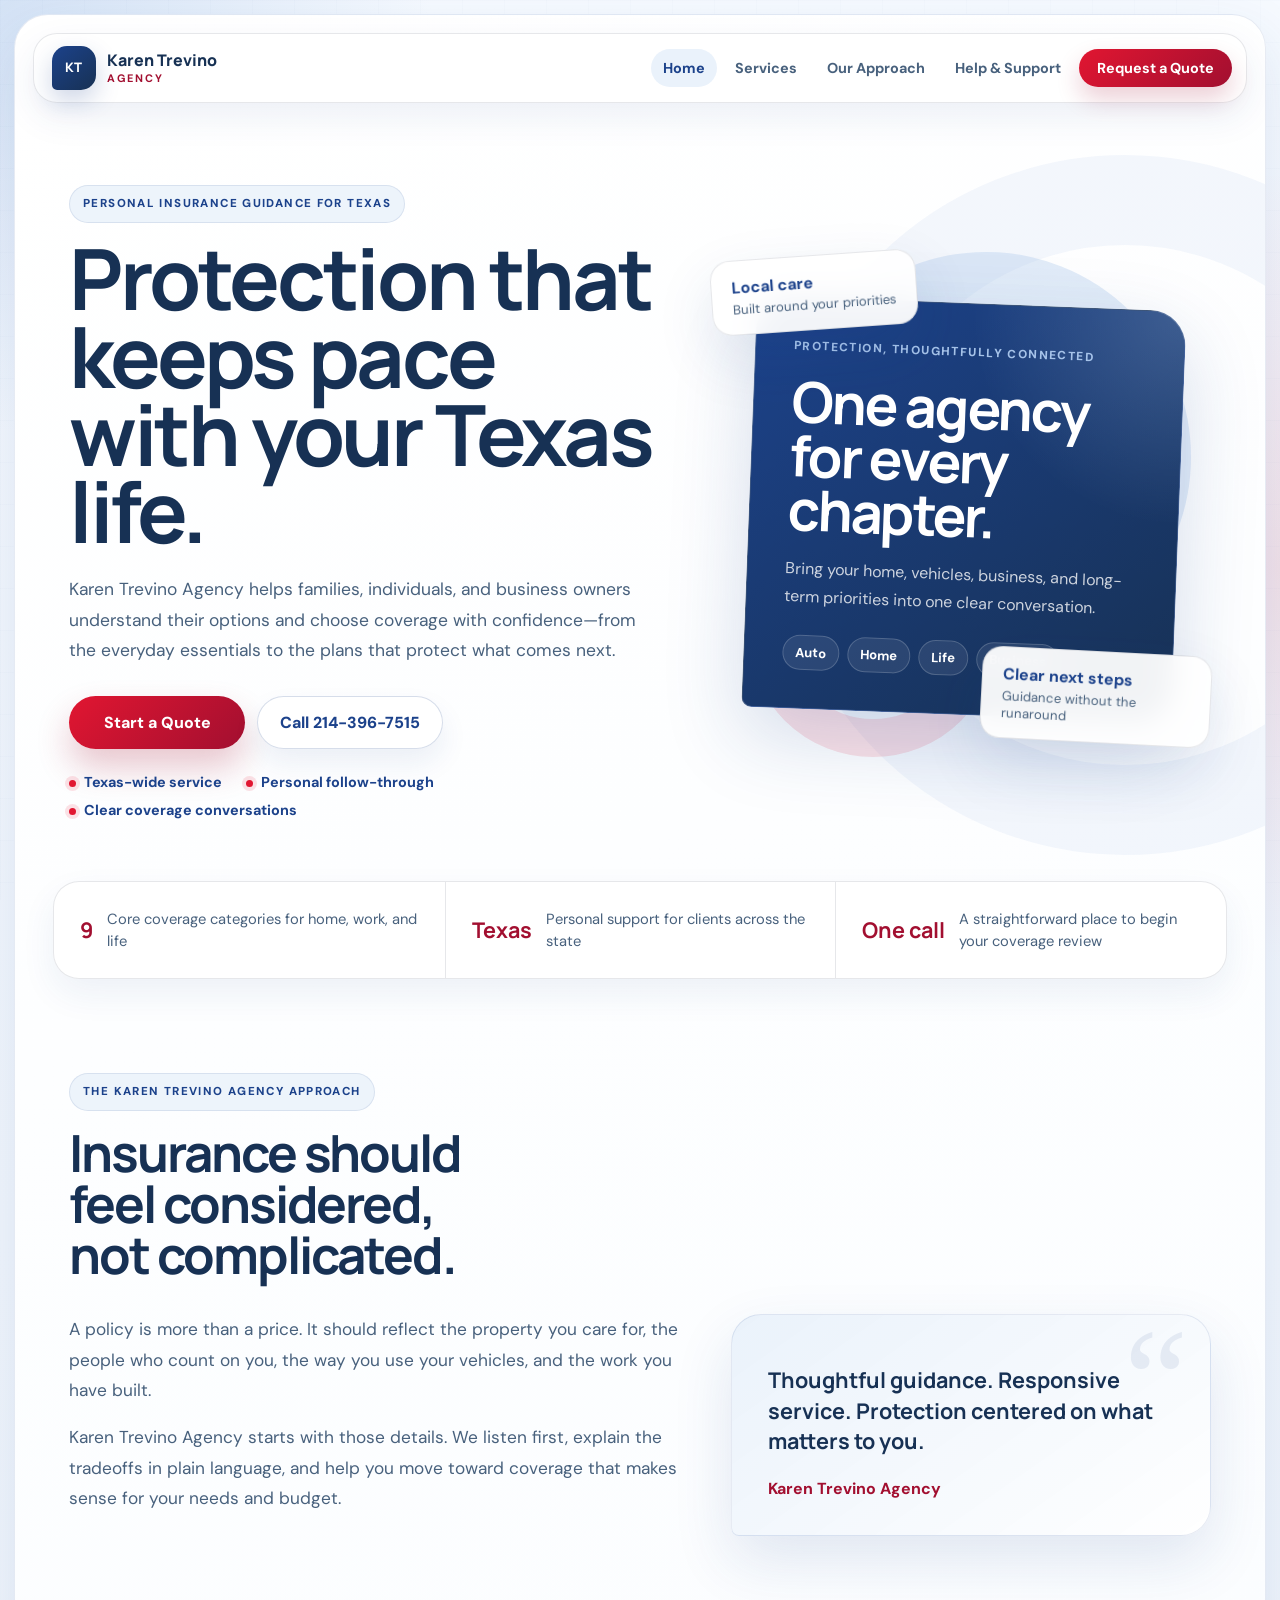
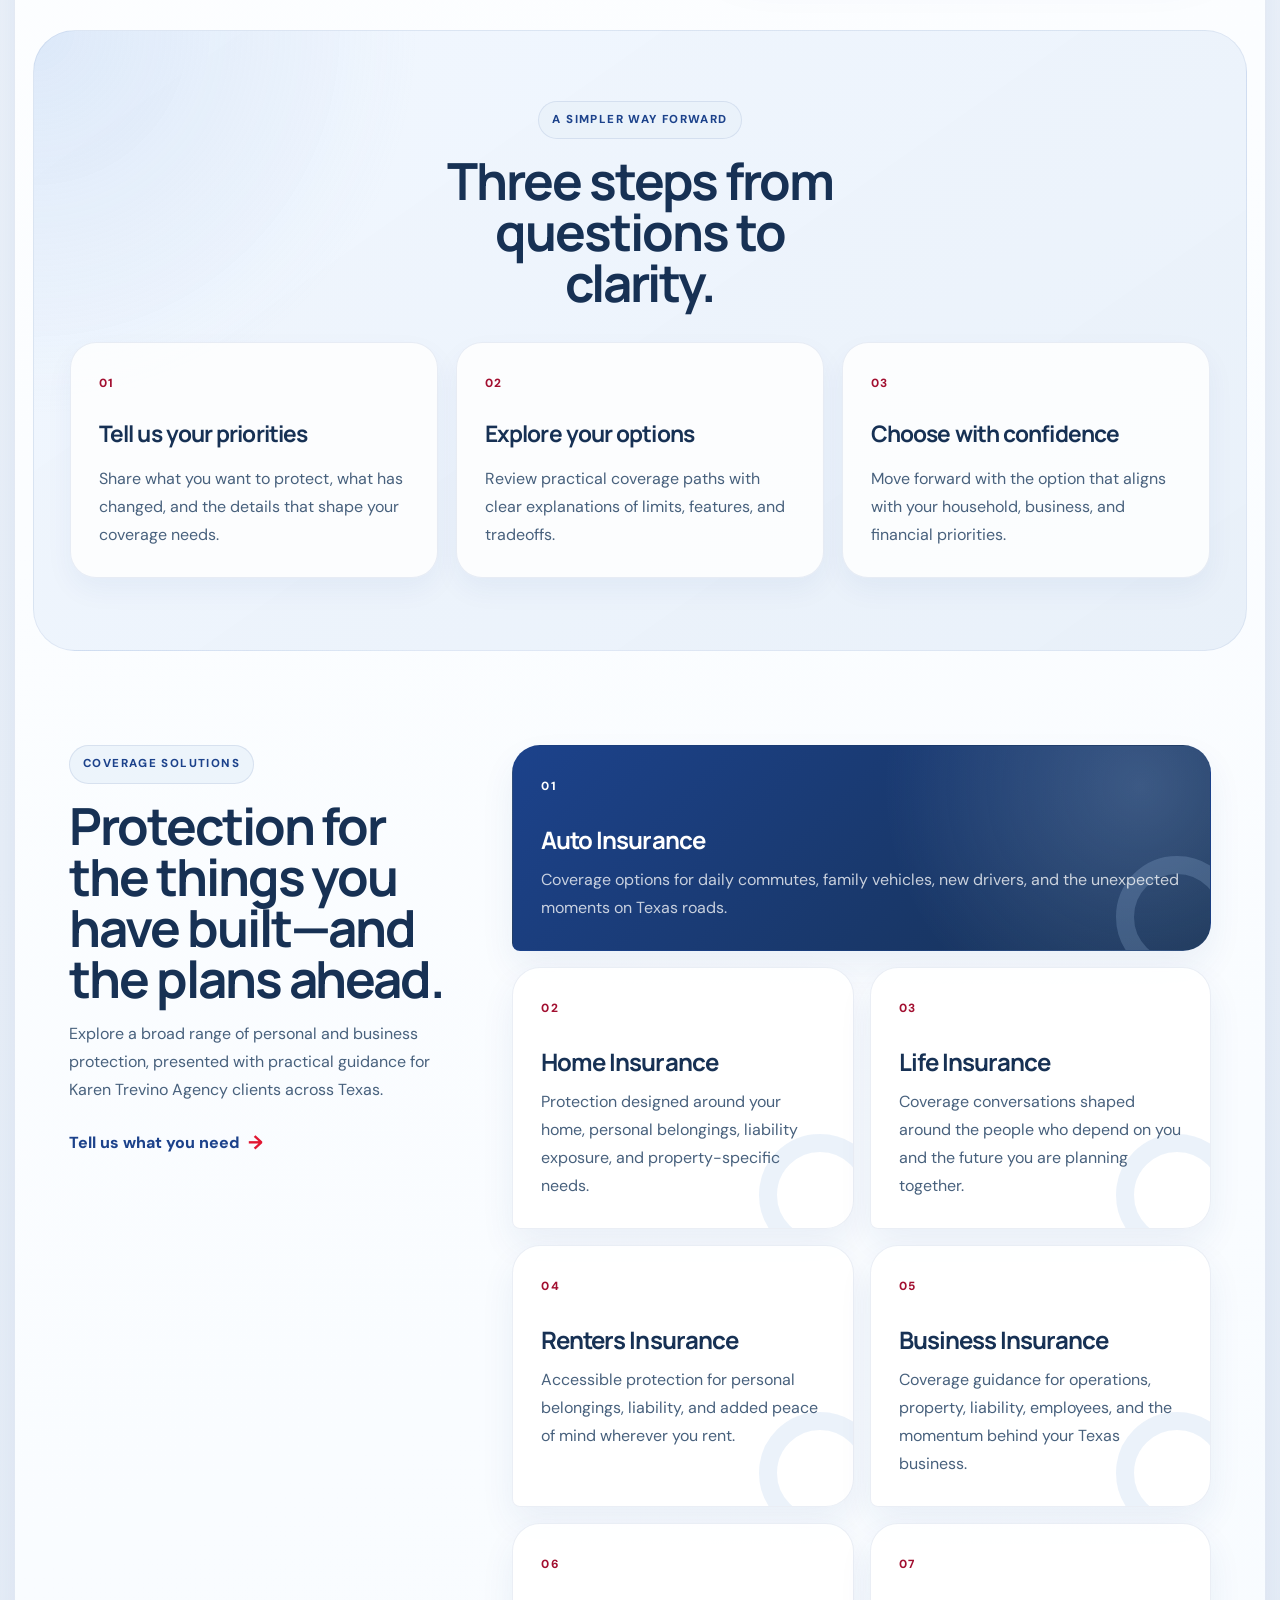
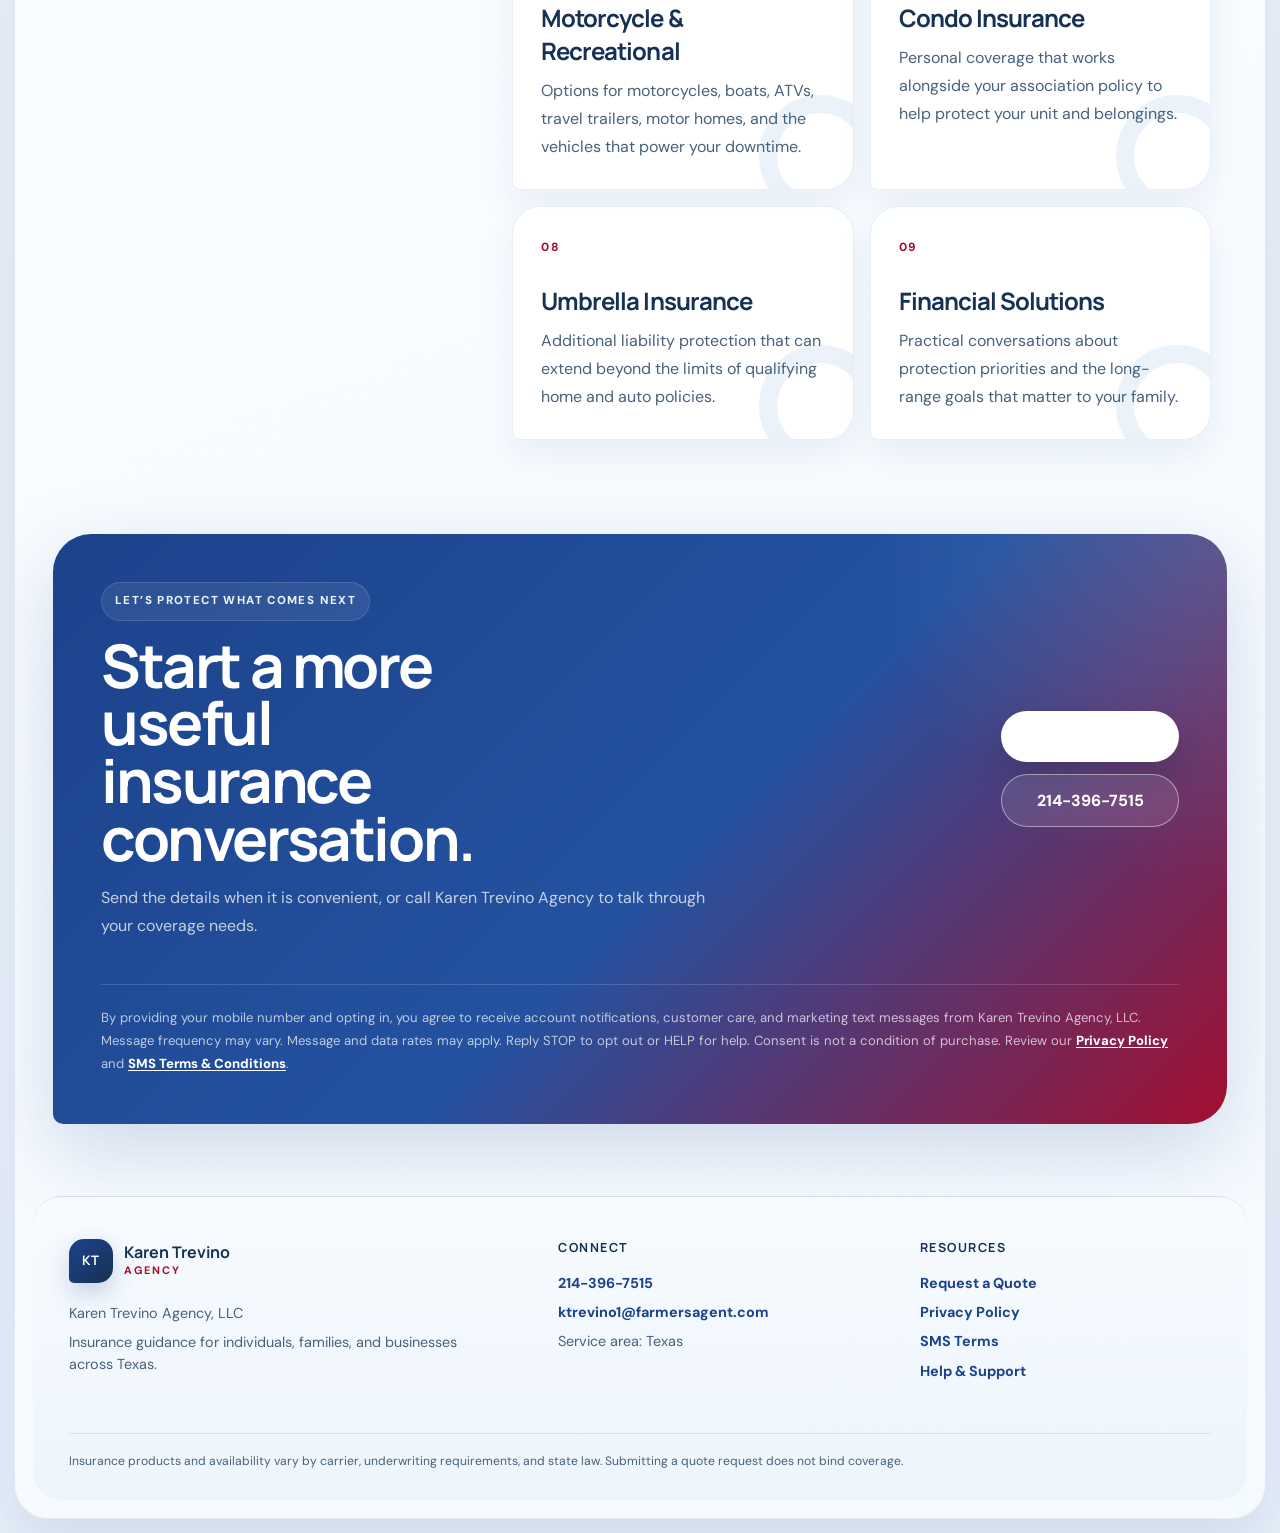
<file: index.html>
<!DOCTYPE html>
<html lang="en">
<head>
  <meta charset="UTF-8" />
  <meta name="viewport" content="width=device-width, initial-scale=1.0" />
  <title>Karen Trevino Agency | Insurance Guidance Across Texas</title>
  <meta
    name="description"
    content="Karen Trevino Agency helps Texans explore auto, home, life, renters, business, recreational, condo, umbrella, and financial protection solutions."
  />
  <meta name="robots" content="index, follow" />
  <meta name="theme-color" content="#1c428b" />
  <link rel="canonical" href="https://ktagencies.com/" />
  <meta property="og:type" content="website" />
  <meta property="og:site_name" content="Karen Trevino Agency" />
  <meta property="og:title" content="Karen Trevino Agency | Insurance Guidance Across Texas" />
  <meta property="og:description" content="Thoughtful insurance guidance for Texas families, individuals, and business owners." />
  <meta property="og:url" content="https://ktagencies.com/" />
  <link rel="preconnect" href="https://fonts.googleapis.com" />
  <link rel="preconnect" href="https://fonts.gstatic.com" crossorigin="anonymous" />
  <link href="https://fonts.googleapis.com/css2?family=DM+Sans:wght@400;500;600;700&amp;family=Manrope:wght@600;700;800&amp;display=swap" rel="stylesheet" />
  <link rel="stylesheet" href="styles.css" />
</head>
<body>
  <div class="site-frame">
    <nav class="site-nav" aria-label="Primary navigation">
      <a class="brand" href="index.html" aria-label="Karen Trevino Agency home">
        <span class="brand-monogram" aria-hidden="true">KT</span>
        <span>Karen Trevino <small>Agency</small></span>
      </a>
      <div class="nav-links">
        <a href="index.html" class="active" aria-current="page">Home</a>
        <a href="#services">Services</a>
        <a href="#approach">Our Approach</a>
        <a href="help.html">Help &amp; Support</a>
        <a href="quote.html" class="nav-cta">Request a Quote</a>
      </div>
    </nav>

    <main>
      <section class="hero">
        <div class="hero-copy">
          <p class="eyebrow">Personal insurance guidance for Texas</p>
          <h1>Protection that keeps pace with your Texas life.</h1>
          <p class="hero-lead">
            Karen Trevino Agency helps families, individuals, and business owners understand their options and choose
            coverage with confidence—from the everyday essentials to the plans that protect what comes next.
          </p>
          <div class="button-row">
            <a class="button button-primary" href="quote.html">Start a Quote</a>
            <a class="button button-secondary" href="tel:2143967515">Call 214-396-7515</a>
          </div>
          <ul class="trust-list" aria-label="Agency benefits">
            <li>Texas-wide service</li>
            <li>Personal follow-through</li>
            <li>Clear coverage conversations</li>
          </ul>
        </div>

        <div class="hero-visual" aria-label="Coverage highlights">
          <div class="hero-orbit orbit-one" aria-hidden="true"></div>
          <div class="hero-orbit orbit-two" aria-hidden="true"></div>
          <article class="feature-panel">
            <p class="panel-kicker">Protection, thoughtfully connected</p>
            <h2>One agency for every chapter.</h2>
            <p>
              Bring your home, vehicles, business, and long-term priorities into one clear conversation.
            </p>
            <div class="coverage-pills" aria-label="Popular coverage">
              <span>Auto</span>
              <span>Home</span>
              <span>Life</span>
              <span>Business</span>
            </div>
          </article>
          <div class="floating-note note-top">
            <strong>Local care</strong>
            <span>Built around your priorities</span>
          </div>
          <div class="floating-note note-bottom">
            <strong>Clear next steps</strong>
            <span>Guidance without the runaround</span>
          </div>
        </div>
      </section>

      <section class="value-strip" aria-label="Agency value">
        <article>
          <strong>9</strong>
          <span>Core coverage categories for home, work, and life</span>
        </article>
        <article>
          <strong>Texas</strong>
          <span>Personal support for clients across the state</span>
        </article>
        <article>
          <strong>One call</strong>
          <span>A straightforward place to begin your coverage review</span>
        </article>
      </section>

      <section id="approach" class="intro-section section-space">
        <div class="section-heading">
          <p class="eyebrow">The Karen Trevino Agency approach</p>
          <h2>Insurance should feel considered, not complicated.</h2>
        </div>
        <div class="intro-grid">
          <div class="intro-copy">
            <p>
              A policy is more than a price. It should reflect the property you care for, the people who count on you,
              the way you use your vehicles, and the work you have built.
            </p>
            <p>
              Karen Trevino Agency starts with those details. We listen first, explain the tradeoffs in plain language,
              and help you move toward coverage that makes sense for your needs and budget.
            </p>
          </div>
          <aside class="quote-card">
            <span class="quote-mark" aria-hidden="true">“</span>
            <p>Thoughtful guidance. Responsive service. Protection centered on what matters to you.</p>
            <strong>Karen Trevino Agency</strong>
          </aside>
        </div>
      </section>

      <section class="process-section section-space" aria-labelledby="process-title">
        <div class="section-heading centered">
          <p class="eyebrow">A simpler way forward</p>
          <h2 id="process-title">Three steps from questions to clarity.</h2>
        </div>
        <div class="process-grid">
          <article>
            <span class="step-number">01</span>
            <h3>Tell us your priorities</h3>
            <p>Share what you want to protect, what has changed, and the details that shape your coverage needs.</p>
          </article>
          <article>
            <span class="step-number">02</span>
            <h3>Explore your options</h3>
            <p>Review practical coverage paths with clear explanations of limits, features, and tradeoffs.</p>
          </article>
          <article>
            <span class="step-number">03</span>
            <h3>Choose with confidence</h3>
            <p>Move forward with the option that aligns with your household, business, and financial priorities.</p>
          </article>
        </div>
      </section>

      <section id="services" class="services-section section-space">
        <div class="services-intro">
          <p class="eyebrow">Coverage solutions</p>
          <h2>Protection for the things you have built—and the plans ahead.</h2>
          <p>
            Explore a broad range of personal and business protection, presented with practical guidance for Karen
            Trevino Agency clients across Texas.
          </p>
          <a class="text-link" href="quote.html">Tell us what you need <span aria-hidden="true">→</span></a>
        </div>
        <div class="services-grid">
          <article class="service-card featured">
            <span class="service-index">01</span>
            <h3>Auto Insurance</h3>
            <p>Coverage options for daily commutes, family vehicles, new drivers, and the unexpected moments on Texas roads.</p>
          </article>
          <article class="service-card">
            <span class="service-index">02</span>
            <h3>Home Insurance</h3>
            <p>Protection designed around your home, personal belongings, liability exposure, and property-specific needs.</p>
          </article>
          <article class="service-card">
            <span class="service-index">03</span>
            <h3>Life Insurance</h3>
            <p>Coverage conversations shaped around the people who depend on you and the future you are planning together.</p>
          </article>
          <article class="service-card">
            <span class="service-index">04</span>
            <h3>Renters Insurance</h3>
            <p>Accessible protection for personal belongings, liability, and added peace of mind wherever you rent.</p>
          </article>
          <article class="service-card">
            <span class="service-index">05</span>
            <h3>Business Insurance</h3>
            <p>Coverage guidance for operations, property, liability, employees, and the momentum behind your Texas business.</p>
          </article>
          <article class="service-card">
            <span class="service-index">06</span>
            <h3>Motorcycle &amp; Recreational</h3>
            <p>Options for motorcycles, boats, ATVs, travel trailers, motor homes, and the vehicles that power your downtime.</p>
          </article>
          <article class="service-card">
            <span class="service-index">07</span>
            <h3>Condo Insurance</h3>
            <p>Personal coverage that works alongside your association policy to help protect your unit and belongings.</p>
          </article>
          <article class="service-card">
            <span class="service-index">08</span>
            <h3>Umbrella Insurance</h3>
            <p>Additional liability protection that can extend beyond the limits of qualifying home and auto policies.</p>
          </article>
          <article class="service-card">
            <span class="service-index">09</span>
            <h3>Financial Solutions</h3>
            <p>Practical conversations about protection priorities and the long-range goals that matter to your family.</p>
          </article>
        </div>
      </section>

      <section class="cta-section">
        <div>
          <p class="eyebrow">Let’s protect what comes next</p>
          <h2>Start a more useful insurance conversation.</h2>
          <p>
            Send the details when it is convenient, or call Karen Trevino Agency to talk through your coverage needs.
          </p>
        </div>
        <div class="cta-actions">
          <a class="button button-light" href="quote.html">Request a Quote</a>
          <a class="button button-ghost" href="tel:2143967515">214-396-7515</a>
        </div>
        <p class="consent-note">
          By providing your mobile number and opting in, you agree to receive account notifications, customer care, and
          marketing text messages from Karen Trevino Agency, LLC. Message frequency may vary. Message and data rates may
          apply. Reply STOP to opt out or HELP for help. Consent is not a condition of purchase. Review our
          <a href="privacy-policy.html">Privacy Policy</a> and
          <a href="sms-terms.html">SMS Terms &amp; Conditions</a>.
        </p>
      </section>
    </main>

    <footer class="site-footer">
      <div class="footer-brand">
        <a class="brand" href="index.html">
          <span class="brand-monogram" aria-hidden="true">KT</span>
          <span>Karen Trevino <small>Agency</small></span>
        </a>
        <p>Karen Trevino Agency, LLC</p>
        <p>Insurance guidance for individuals, families, and businesses across Texas.</p>
      </div>
      <div>
        <h2>Connect</h2>
        <p><a href="tel:2143967515">214-396-7515</a></p>
        <p><a href="mailto:ktrevino1@farmersagent.com">ktrevino1@farmersagent.com</a></p>
        <p>Service area: Texas</p>
      </div>
      <div>
        <h2>Resources</h2>
        <p><a href="quote.html">Request a Quote</a></p>
        <p><a href="privacy-policy.html">Privacy Policy</a></p>
        <p><a href="sms-terms.html">SMS Terms</a></p>
        <p><a href="help.html">Help &amp; Support</a></p>
      </div>
      <p class="footer-fineprint">
        Insurance products and availability vary by carrier, underwriting requirements, and state law. Submitting a
        quote request does not bind coverage.
      </p>
    </footer>
  </div>
</body>
</html>
</file>
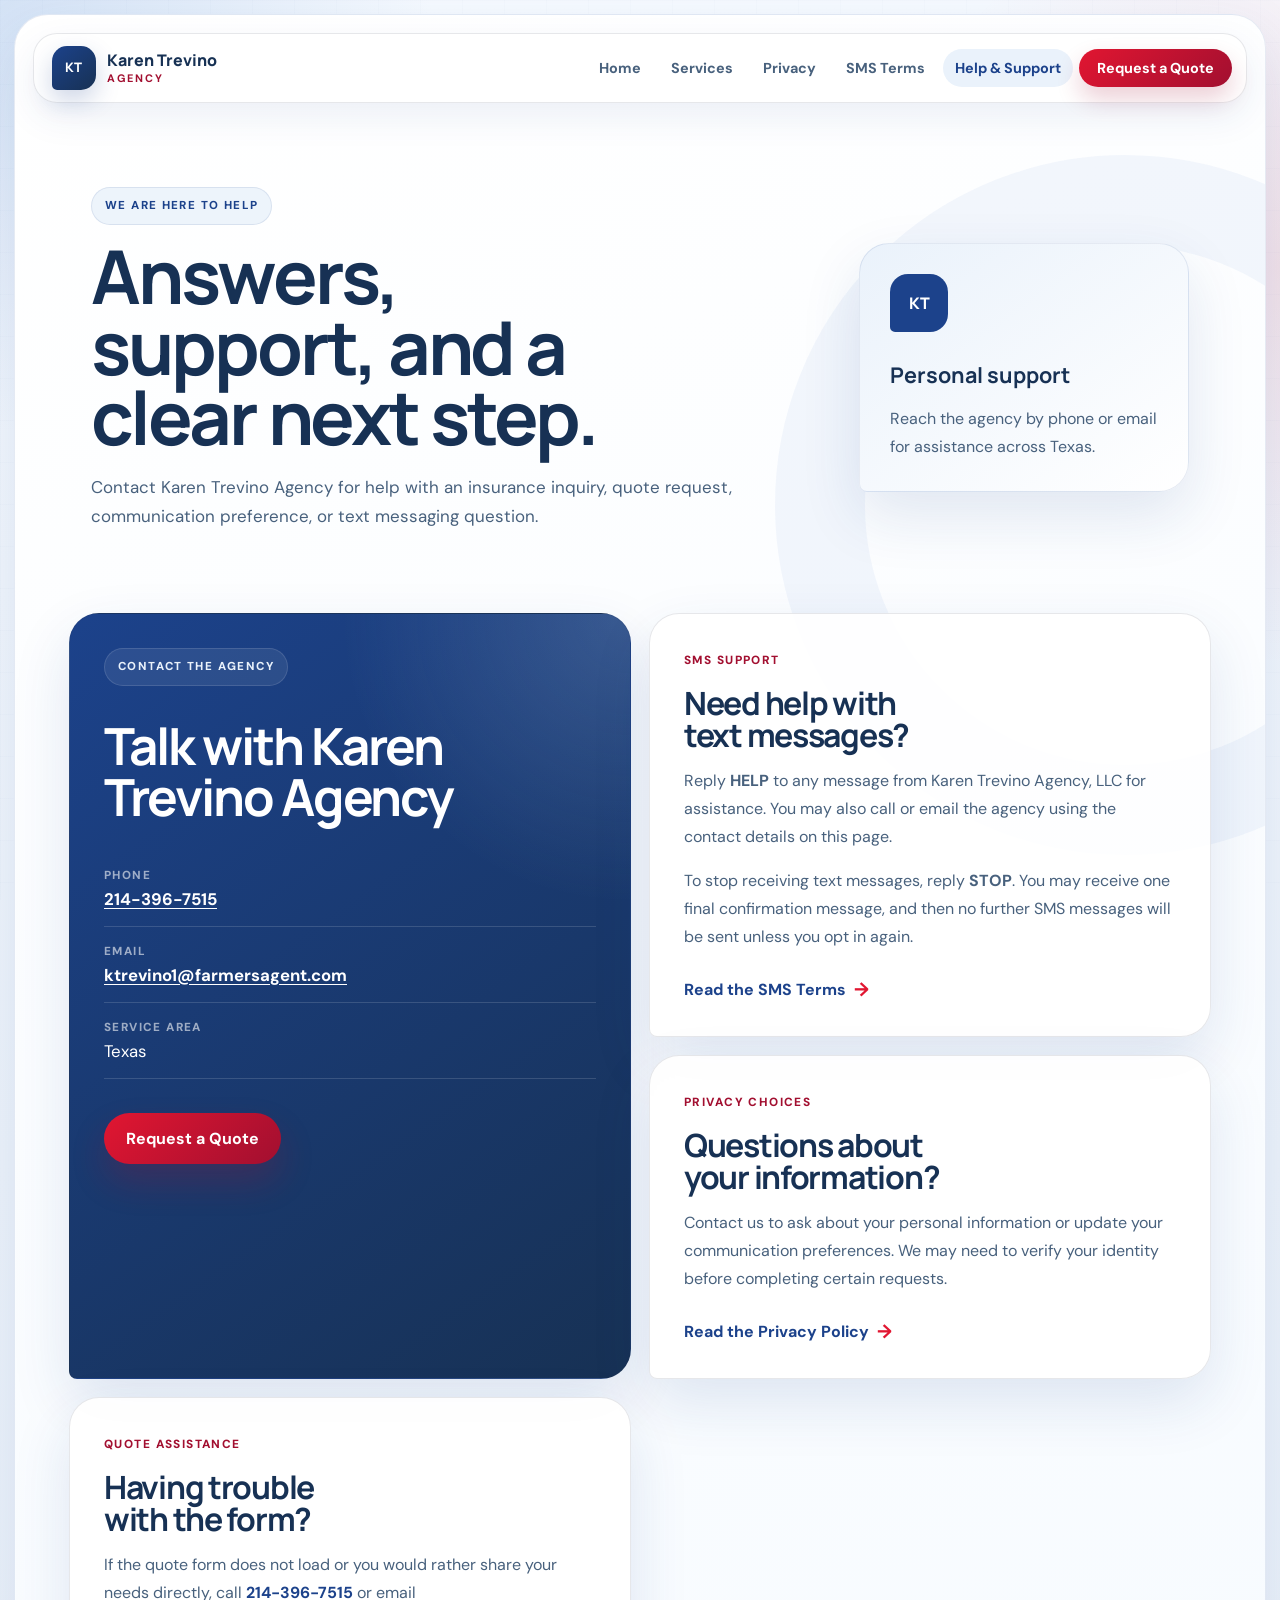
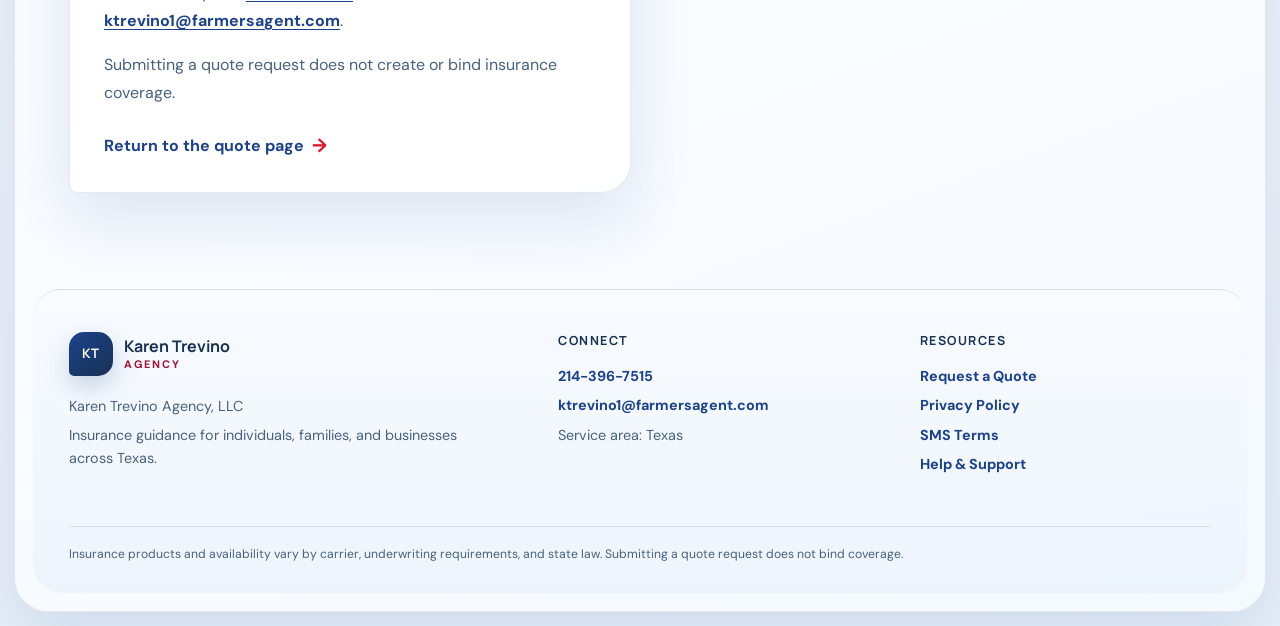
<file: help.html>
<!DOCTYPE html>
<html lang="en">
<head>
  <meta charset="UTF-8" />
  <meta name="viewport" content="width=device-width, initial-scale=1.0" />
  <title>Help &amp; Support | Karen Trevino Agency</title>
  <meta name="description" content="Contact, quote, and SMS support information for Karen Trevino Agency, LLC." />
  <meta name="robots" content="index, follow" />
  <meta name="theme-color" content="#1c428b" />
  <link rel="canonical" href="https://ktagencies.com/help.html" />
  <meta property="og:type" content="website" />
  <meta property="og:site_name" content="Karen Trevino Agency" />
  <meta property="og:title" content="Help &amp; Support | Karen Trevino Agency" />
  <meta property="og:description" content="Contact, quote, privacy, and text messaging support for Karen Trevino Agency clients." />
  <meta property="og:url" content="https://ktagencies.com/help.html" />
  <link rel="preconnect" href="https://fonts.googleapis.com" />
  <link rel="preconnect" href="https://fonts.gstatic.com" crossorigin="anonymous" />
  <link href="https://fonts.googleapis.com/css2?family=DM+Sans:wght@400;500;600;700&amp;family=Manrope:wght@600;700;800&amp;display=swap" rel="stylesheet" />
  <link rel="stylesheet" href="styles.css" />
</head>
<body>
  <div class="site-frame">
    <nav class="site-nav" aria-label="Primary navigation">
      <a class="brand" href="index.html" aria-label="Karen Trevino Agency home">
        <span class="brand-monogram" aria-hidden="true">KT</span>
        <span>Karen Trevino <small>Agency</small></span>
      </a>
      <div class="nav-links">
        <a href="index.html">Home</a>
        <a href="index.html#services">Services</a>
        <a href="privacy-policy.html">Privacy</a>
        <a href="sms-terms.html">SMS Terms</a>
        <a href="help.html" class="active" aria-current="page">Help &amp; Support</a>
        <a href="quote.html" class="nav-cta">Request a Quote</a>
      </div>
    </nav>

    <main>
      <header class="interior-hero support-hero">
        <div>
          <p class="eyebrow">We are here to help</p>
          <h1>Answers, support, and a clear next step.</h1>
          <p>
            Contact Karen Trevino Agency for help with an insurance inquiry, quote request, communication preference,
            or text messaging question.
          </p>
        </div>
        <aside class="interior-callout">
          <span class="callout-number">KT</span>
          <strong>Personal support</strong>
          <p>Reach the agency by phone or email for assistance across Texas.</p>
        </aside>
      </header>

      <section class="support-grid" aria-label="Support options">
        <article class="support-card primary-support">
          <p class="eyebrow">Contact the agency</p>
          <h2>Talk with Karen Trevino Agency</h2>
          <dl class="contact-list">
            <div>
              <dt>Phone</dt>
              <dd><a href="tel:2143967515">214-396-7515</a></dd>
            </div>
            <div>
              <dt>Email</dt>
              <dd><a href="mailto:ktrevino1@farmersagent.com">ktrevino1@farmersagent.com</a></dd>
            </div>
            <div>
              <dt>Service area</dt>
              <dd>Texas</dd>
            </div>
          </dl>
          <a class="button button-primary" href="quote.html">Request a Quote</a>
        </article>

        <article class="support-card">
          <span class="support-label">SMS support</span>
          <h2>Need help with text messages?</h2>
          <p>
            Reply <strong>HELP</strong> to any message from Karen Trevino Agency, LLC for assistance. You may also call
            or email the agency using the contact details on this page.
          </p>
          <p>
            To stop receiving text messages, reply <strong>STOP</strong>. You may receive one final confirmation
            message, and then no further SMS messages will be sent unless you opt in again.
          </p>
          <a class="text-link" href="sms-terms.html">Read the SMS Terms <span aria-hidden="true">→</span></a>
        </article>

        <article class="support-card">
          <span class="support-label">Privacy choices</span>
          <h2>Questions about your information?</h2>
          <p>
            Contact us to ask about your personal information or update your communication preferences. We may need to
            verify your identity before completing certain requests.
          </p>
          <a class="text-link" href="privacy-policy.html">Read the Privacy Policy <span aria-hidden="true">→</span></a>
        </article>

        <article class="support-card">
          <span class="support-label">Quote assistance</span>
          <h2>Having trouble with the form?</h2>
          <p>
            If the quote form does not load or you would rather share your needs directly, call
            <a href="tel:2143967515">214-396-7515</a> or email
            <a href="mailto:ktrevino1@farmersagent.com">ktrevino1@farmersagent.com</a>.
          </p>
          <p>Submitting a quote request does not create or bind insurance coverage.</p>
          <a class="text-link" href="quote.html">Return to the quote page <span aria-hidden="true">→</span></a>
        </article>
      </section>
    </main>

    <footer class="site-footer">
      <div class="footer-brand">
        <a class="brand" href="index.html">
          <span class="brand-monogram" aria-hidden="true">KT</span>
          <span>Karen Trevino <small>Agency</small></span>
        </a>
        <p>Karen Trevino Agency, LLC</p>
        <p>Insurance guidance for individuals, families, and businesses across Texas.</p>
      </div>
      <div>
        <h2>Connect</h2>
        <p><a href="tel:2143967515">214-396-7515</a></p>
        <p><a href="mailto:ktrevino1@farmersagent.com">ktrevino1@farmersagent.com</a></p>
        <p>Service area: Texas</p>
      </div>
      <div>
        <h2>Resources</h2>
        <p><a href="quote.html">Request a Quote</a></p>
        <p><a href="privacy-policy.html">Privacy Policy</a></p>
        <p><a href="sms-terms.html">SMS Terms</a></p>
        <p><a href="help.html">Help &amp; Support</a></p>
      </div>
      <p class="footer-fineprint">
        Insurance products and availability vary by carrier, underwriting requirements, and state law. Submitting a
        quote request does not bind coverage.
      </p>
    </footer>
  </div>
</body>
</html>
</file>
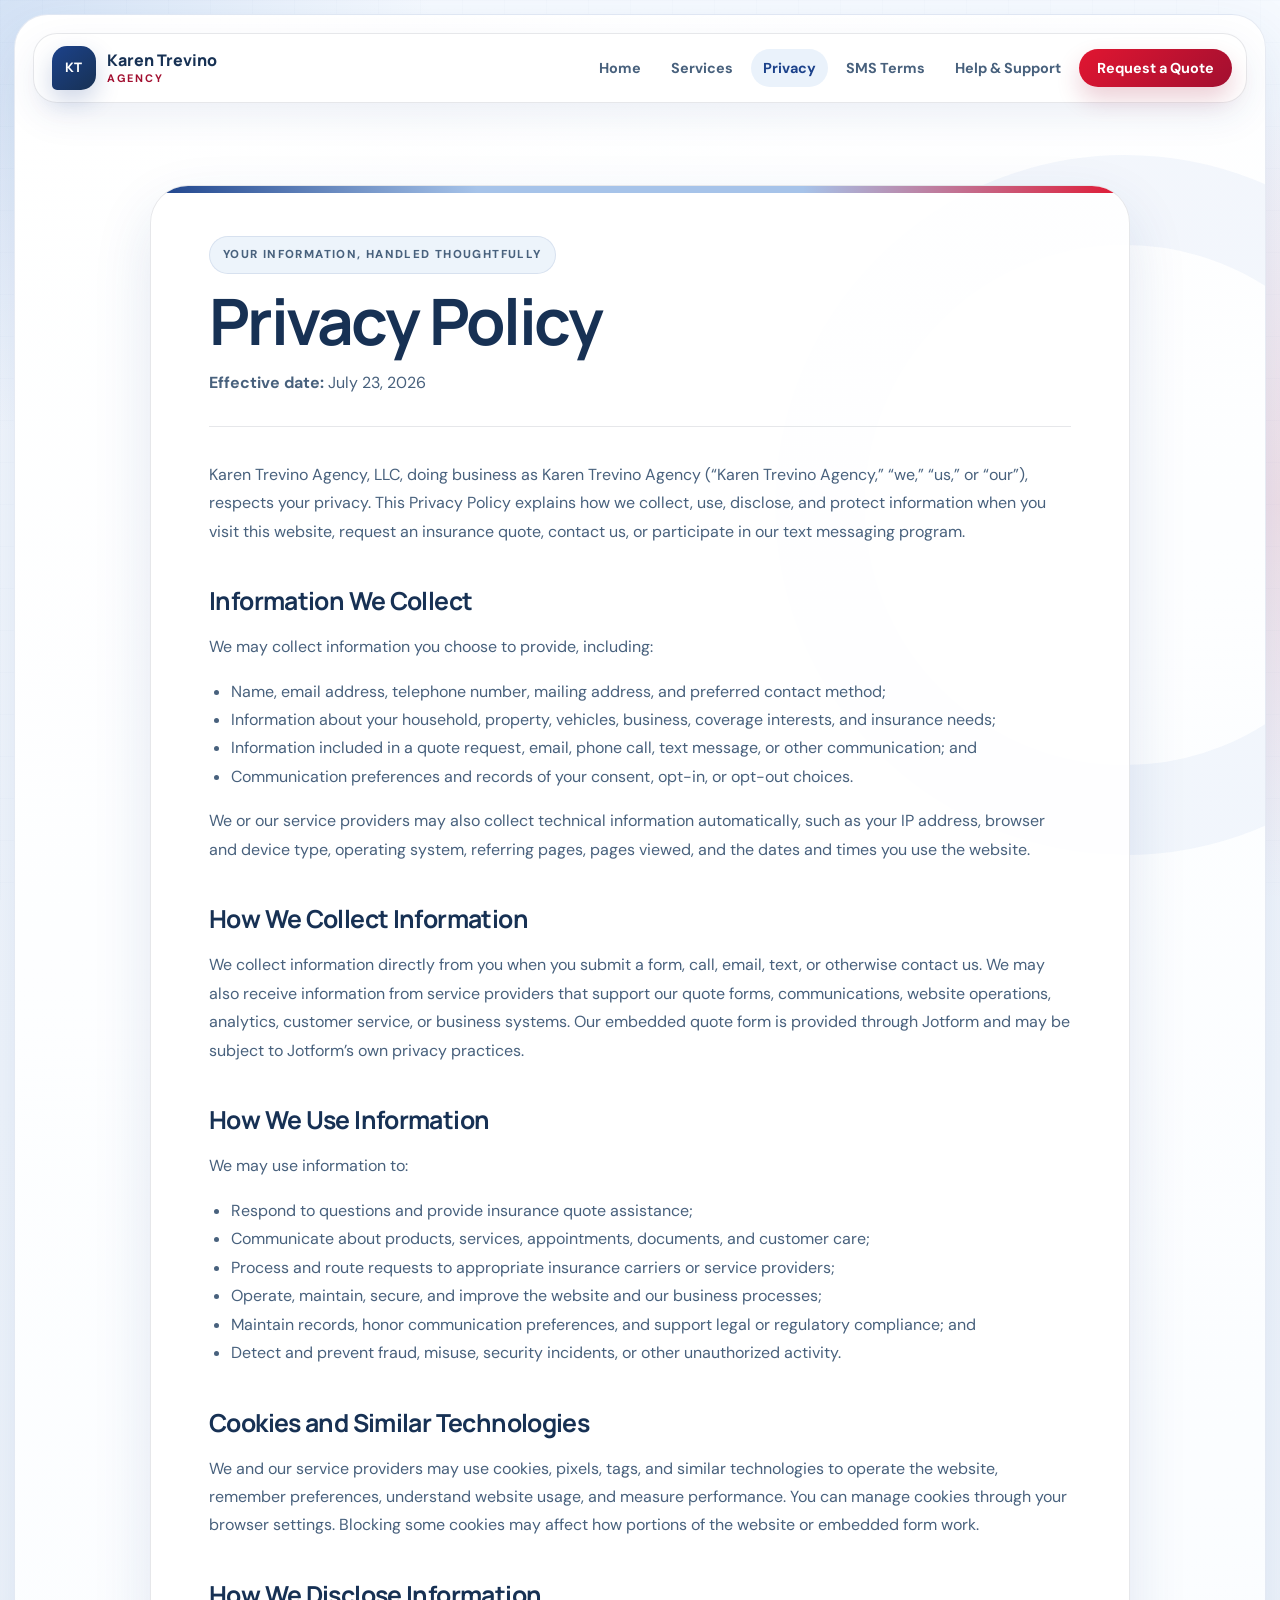
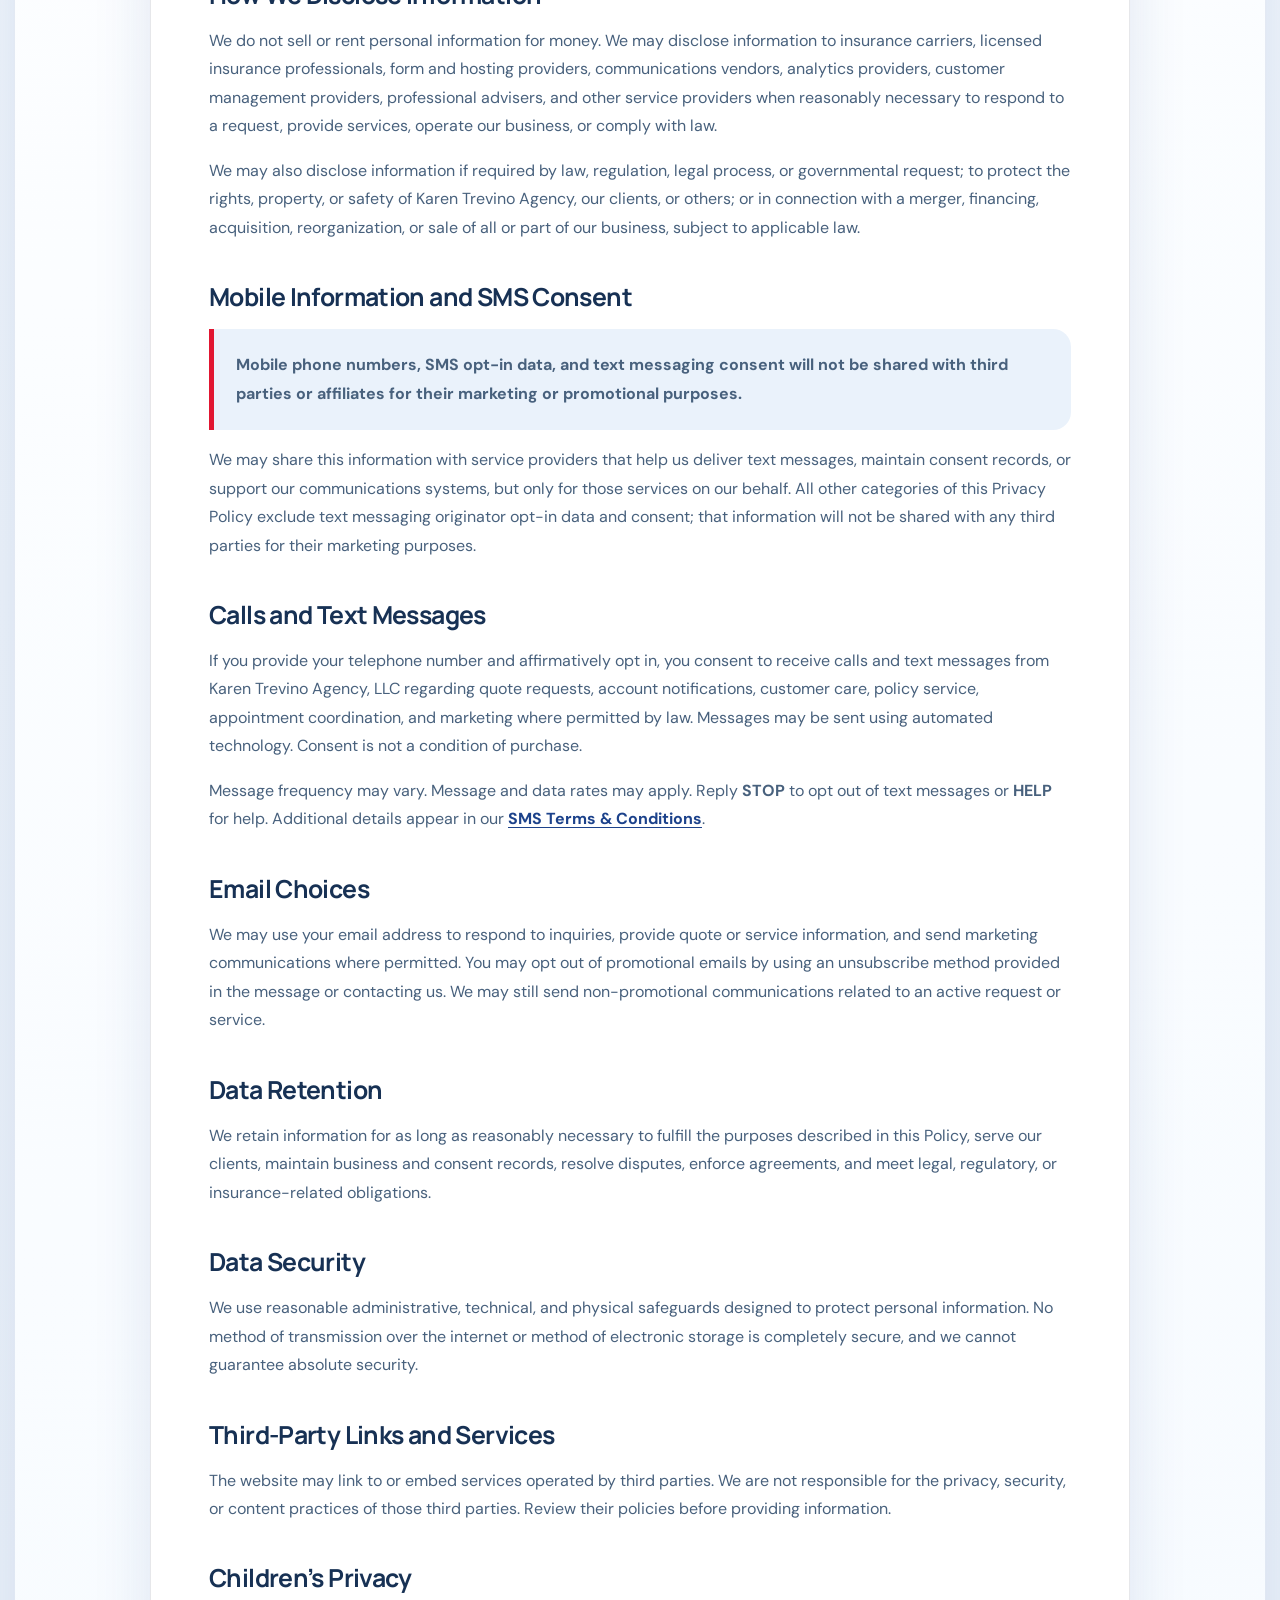
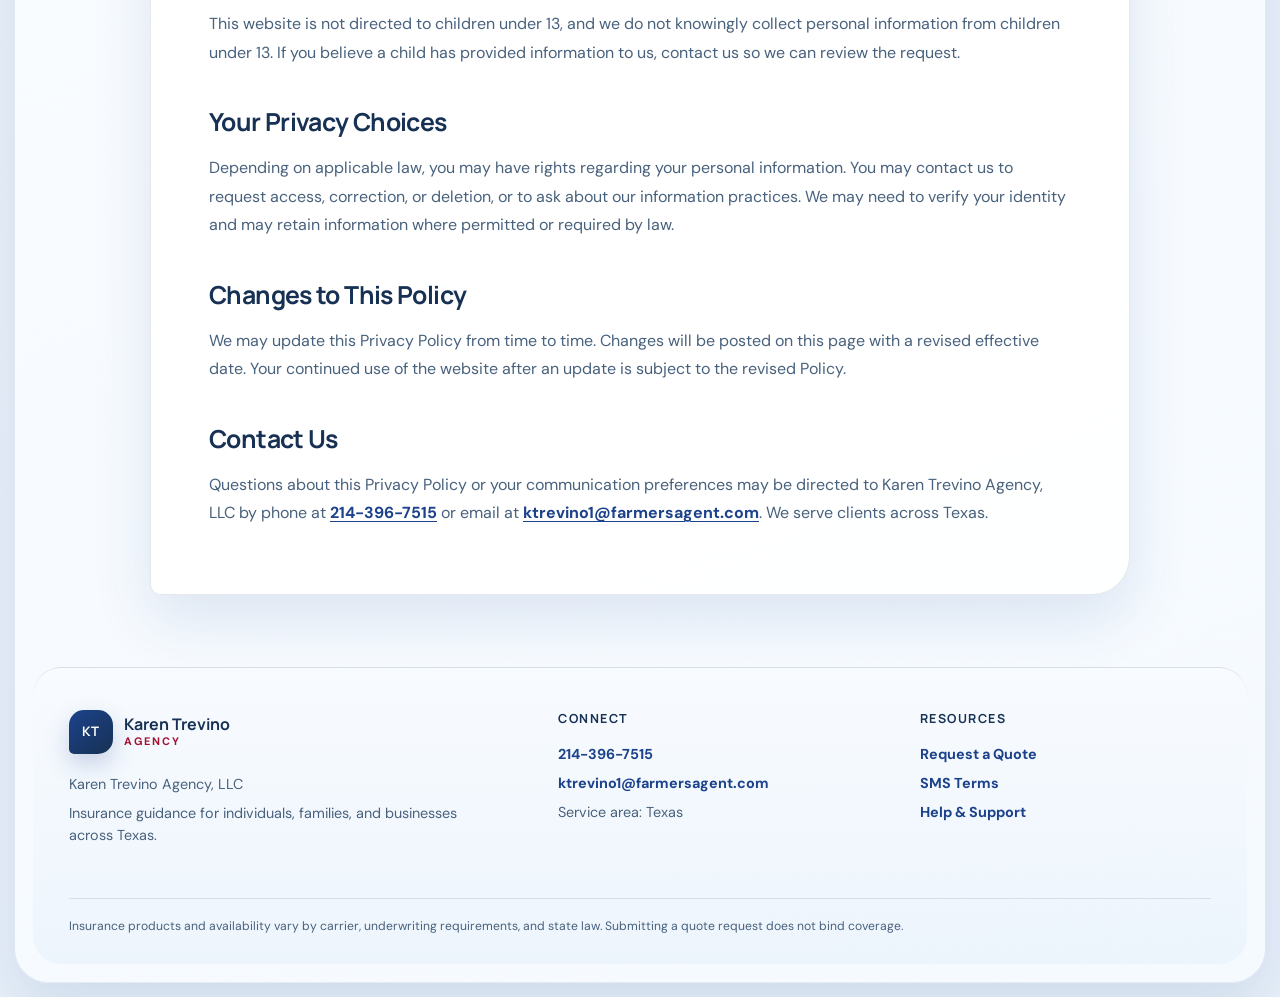
<file: privacy-policy.html>
<!DOCTYPE html>
<html lang="en">
<head>
  <meta charset="UTF-8" />
  <meta name="viewport" content="width=device-width, initial-scale=1.0" />
  <title>Privacy Policy | Karen Trevino Agency</title>
  <meta name="description" content="Privacy Policy for Karen Trevino Agency, LLC, including website, quote request, and SMS communication practices." />
  <meta name="robots" content="index, follow" />
  <meta name="theme-color" content="#1c428b" />
  <link rel="canonical" href="https://ktagencies.com/privacy-policy.html" />
  <meta property="og:type" content="website" />
  <meta property="og:site_name" content="Karen Trevino Agency" />
  <meta property="og:title" content="Privacy Policy | Karen Trevino Agency" />
  <meta property="og:description" content="How Karen Trevino Agency, LLC collects, uses, and protects information." />
  <meta property="og:url" content="https://ktagencies.com/privacy-policy.html" />
  <link rel="preconnect" href="https://fonts.googleapis.com" />
  <link rel="preconnect" href="https://fonts.gstatic.com" crossorigin="anonymous" />
  <link href="https://fonts.googleapis.com/css2?family=DM+Sans:wght@400;500;600;700&amp;family=Manrope:wght@600;700;800&amp;display=swap" rel="stylesheet" />
  <link rel="stylesheet" href="styles.css" />
</head>
<body>
  <div class="site-frame">
    <nav class="site-nav" aria-label="Primary navigation">
      <a class="brand" href="index.html" aria-label="Karen Trevino Agency home">
        <span class="brand-monogram" aria-hidden="true">KT</span>
        <span>Karen Trevino <small>Agency</small></span>
      </a>
      <div class="nav-links">
        <a href="index.html">Home</a>
        <a href="index.html#services">Services</a>
        <a href="privacy-policy.html" class="active" aria-current="page">Privacy</a>
        <a href="sms-terms.html">SMS Terms</a>
        <a href="help.html">Help &amp; Support</a>
        <a href="quote.html" class="nav-cta">Request a Quote</a>
      </div>
    </nav>

    <main>
      <article class="policy-layout">
        <header class="policy-header">
          <p class="eyebrow">Your information, handled thoughtfully</p>
          <h1>Privacy Policy</h1>
          <p><strong>Effective date:</strong> July 23, 2026</p>
        </header>

        <p>
          Karen Trevino Agency, LLC, doing business as Karen Trevino Agency (“Karen Trevino Agency,” “we,” “us,” or
          “our”), respects your privacy. This Privacy Policy explains how we collect, use, disclose, and protect
          information when you visit this website, request an insurance quote, contact us, or participate in our text
          messaging program.
        </p>

        <h2>Information We Collect</h2>
        <p>We may collect information you choose to provide, including:</p>
        <ul>
          <li>Name, email address, telephone number, mailing address, and preferred contact method;</li>
          <li>Information about your household, property, vehicles, business, coverage interests, and insurance needs;</li>
          <li>Information included in a quote request, email, phone call, text message, or other communication; and</li>
          <li>Communication preferences and records of your consent, opt-in, or opt-out choices.</li>
        </ul>
        <p>
          We or our service providers may also collect technical information automatically, such as your IP address,
          browser and device type, operating system, referring pages, pages viewed, and the dates and times you use the
          website.
        </p>

        <h2>How We Collect Information</h2>
        <p>
          We collect information directly from you when you submit a form, call, email, text, or otherwise contact us.
          We may also receive information from service providers that support our quote forms, communications, website
          operations, analytics, customer service, or business systems. Our embedded quote form is provided through
          Jotform and may be subject to Jotform’s own privacy practices.
        </p>

        <h2>How We Use Information</h2>
        <p>We may use information to:</p>
        <ul>
          <li>Respond to questions and provide insurance quote assistance;</li>
          <li>Communicate about products, services, appointments, documents, and customer care;</li>
          <li>Process and route requests to appropriate insurance carriers or service providers;</li>
          <li>Operate, maintain, secure, and improve the website and our business processes;</li>
          <li>Maintain records, honor communication preferences, and support legal or regulatory compliance; and</li>
          <li>Detect and prevent fraud, misuse, security incidents, or other unauthorized activity.</li>
        </ul>

        <h2>Cookies and Similar Technologies</h2>
        <p>
          We and our service providers may use cookies, pixels, tags, and similar technologies to operate the website,
          remember preferences, understand website usage, and measure performance. You can manage cookies through your
          browser settings. Blocking some cookies may affect how portions of the website or embedded form work.
        </p>

        <h2>How We Disclose Information</h2>
        <p>
          We do not sell or rent personal information for money. We may disclose information to insurance carriers,
          licensed insurance professionals, form and hosting providers, communications vendors, analytics providers,
          customer management providers, professional advisers, and other service providers when reasonably necessary
          to respond to a request, provide services, operate our business, or comply with law.
        </p>
        <p>
          We may also disclose information if required by law, regulation, legal process, or governmental request; to
          protect the rights, property, or safety of Karen Trevino Agency, our clients, or others; or in connection with
          a merger, financing, acquisition, reorganization, or sale of all or part of our business, subject to applicable
          law.
        </p>

        <h2>Mobile Information and SMS Consent</h2>
        <p class="policy-highlight">
          <strong>
            Mobile phone numbers, SMS opt-in data, and text messaging consent will not be shared with third parties or
            affiliates for their marketing or promotional purposes.
          </strong>
        </p>
        <p>
          We may share this information with service providers that help us deliver text messages, maintain consent
          records, or support our communications systems, but only for those services on our behalf. All other categories
          of this Privacy Policy exclude text messaging originator opt-in data and consent; that information will not be
          shared with any third parties for their marketing purposes.
        </p>

        <h2>Calls and Text Messages</h2>
        <p>
          If you provide your telephone number and affirmatively opt in, you consent to receive calls and text messages
          from Karen Trevino Agency, LLC regarding quote requests, account notifications, customer care, policy service,
          appointment coordination, and marketing where permitted by law. Messages may be sent using automated
          technology. Consent is not a condition of purchase.
        </p>
        <p>
          Message frequency may vary. Message and data rates may apply. Reply <strong>STOP</strong> to opt out of text
          messages or <strong>HELP</strong> for help. Additional details appear in our
          <a href="sms-terms.html">SMS Terms &amp; Conditions</a>.
        </p>

        <h2>Email Choices</h2>
        <p>
          We may use your email address to respond to inquiries, provide quote or service information, and send marketing
          communications where permitted. You may opt out of promotional emails by using an unsubscribe method provided
          in the message or contacting us. We may still send non-promotional communications related to an active request
          or service.
        </p>

        <h2>Data Retention</h2>
        <p>
          We retain information for as long as reasonably necessary to fulfill the purposes described in this Policy,
          serve our clients, maintain business and consent records, resolve disputes, enforce agreements, and meet legal,
          regulatory, or insurance-related obligations.
        </p>

        <h2>Data Security</h2>
        <p>
          We use reasonable administrative, technical, and physical safeguards designed to protect personal information.
          No method of transmission over the internet or method of electronic storage is completely secure, and we cannot
          guarantee absolute security.
        </p>

        <h2>Third-Party Links and Services</h2>
        <p>
          The website may link to or embed services operated by third parties. We are not responsible for the privacy,
          security, or content practices of those third parties. Review their policies before providing information.
        </p>

        <h2>Children’s Privacy</h2>
        <p>
          This website is not directed to children under 13, and we do not knowingly collect personal information from
          children under 13. If you believe a child has provided information to us, contact us so we can review the
          request.
        </p>

        <h2>Your Privacy Choices</h2>
        <p>
          Depending on applicable law, you may have rights regarding your personal information. You may contact us to
          request access, correction, or deletion, or to ask about our information practices. We may need to verify your
          identity and may retain information where permitted or required by law.
        </p>

        <h2>Changes to This Policy</h2>
        <p>
          We may update this Privacy Policy from time to time. Changes will be posted on this page with a revised
          effective date. Your continued use of the website after an update is subject to the revised Policy.
        </p>

        <h2>Contact Us</h2>
        <p>
          Questions about this Privacy Policy or your communication preferences may be directed to Karen Trevino Agency,
          LLC by phone at <a href="tel:2143967515">214-396-7515</a> or email at
          <a href="mailto:ktrevino1@farmersagent.com">ktrevino1@farmersagent.com</a>. We serve clients across Texas.
        </p>
      </article>
    </main>

    <footer class="site-footer">
      <div class="footer-brand">
        <a class="brand" href="index.html">
          <span class="brand-monogram" aria-hidden="true">KT</span>
          <span>Karen Trevino <small>Agency</small></span>
        </a>
        <p>Karen Trevino Agency, LLC</p>
        <p>Insurance guidance for individuals, families, and businesses across Texas.</p>
      </div>
      <div>
        <h2>Connect</h2>
        <p><a href="tel:2143967515">214-396-7515</a></p>
        <p><a href="mailto:ktrevino1@farmersagent.com">ktrevino1@farmersagent.com</a></p>
        <p>Service area: Texas</p>
      </div>
      <div>
        <h2>Resources</h2>
        <p><a href="quote.html">Request a Quote</a></p>
        <p><a href="sms-terms.html">SMS Terms</a></p>
        <p><a href="help.html">Help &amp; Support</a></p>
      </div>
      <p class="footer-fineprint">
        Insurance products and availability vary by carrier, underwriting requirements, and state law. Submitting a
        quote request does not bind coverage.
      </p>
    </footer>
  </div>
</body>
</html>
</file>
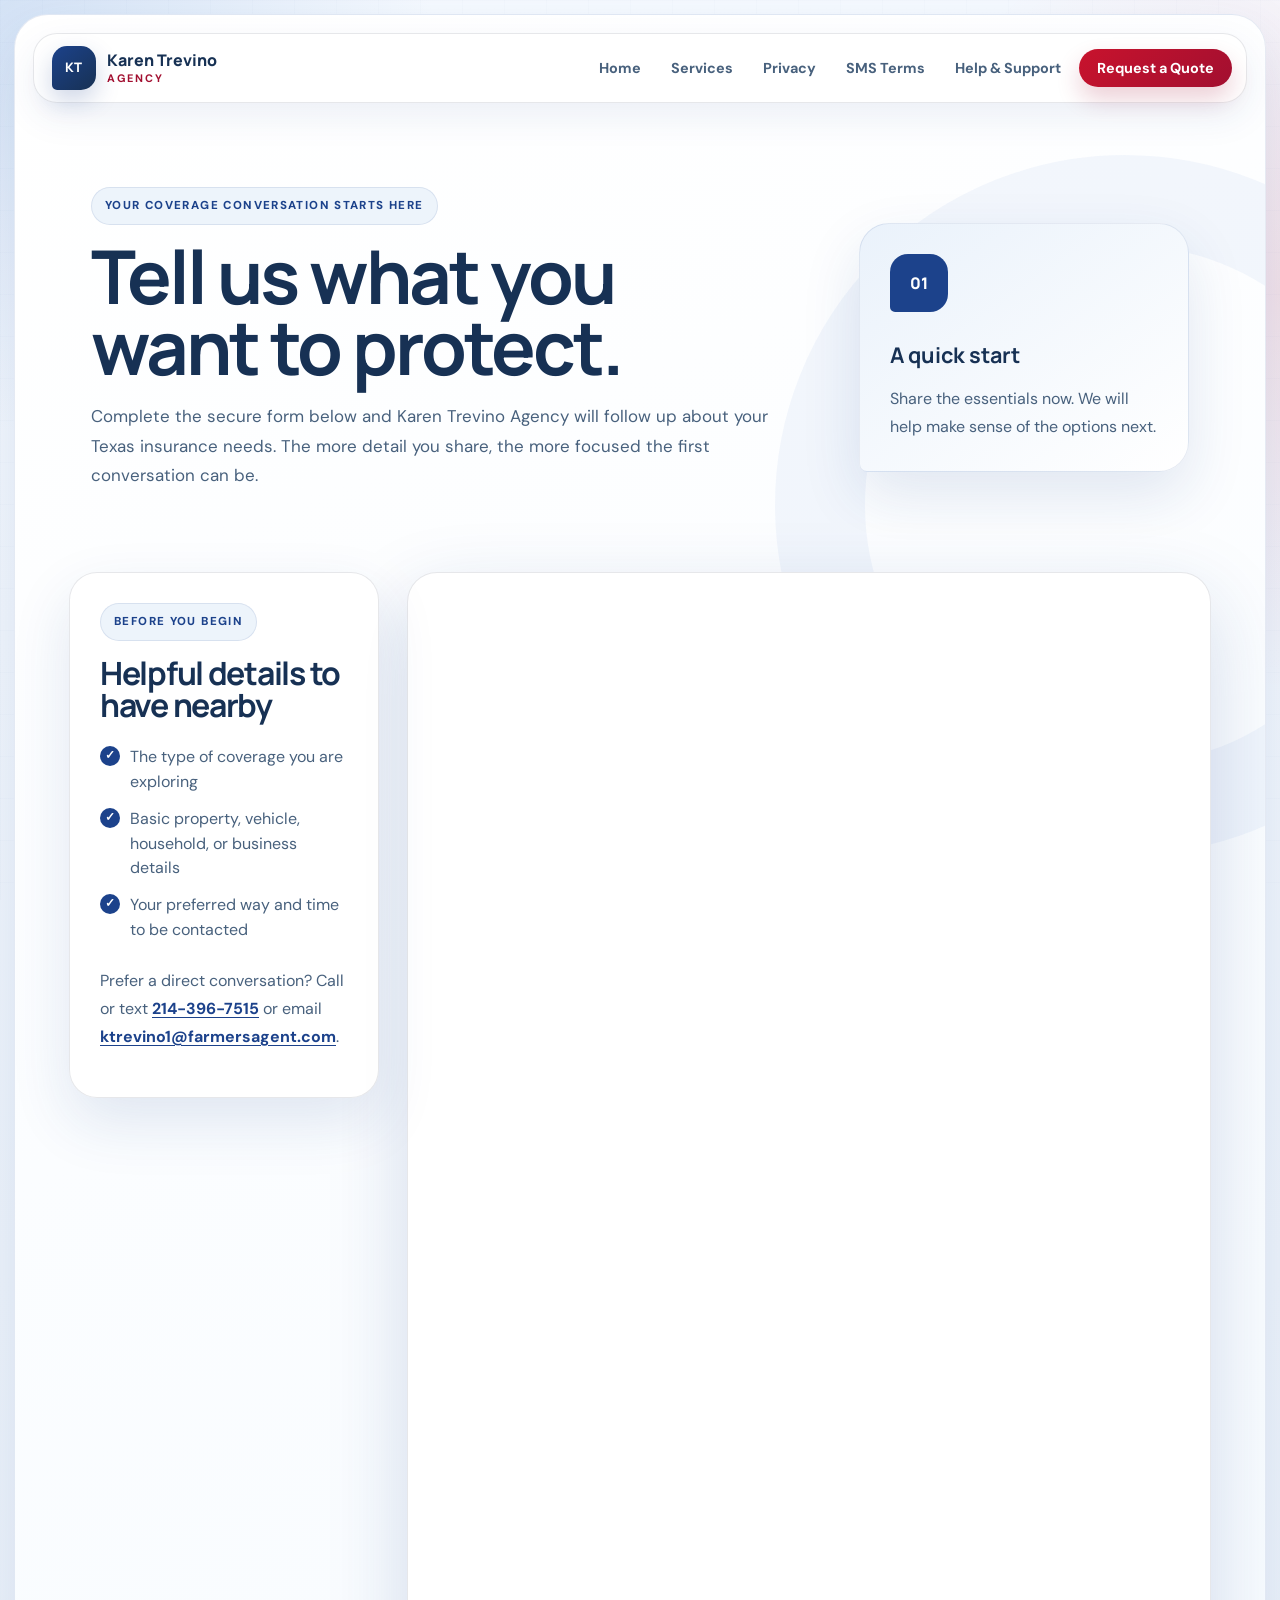
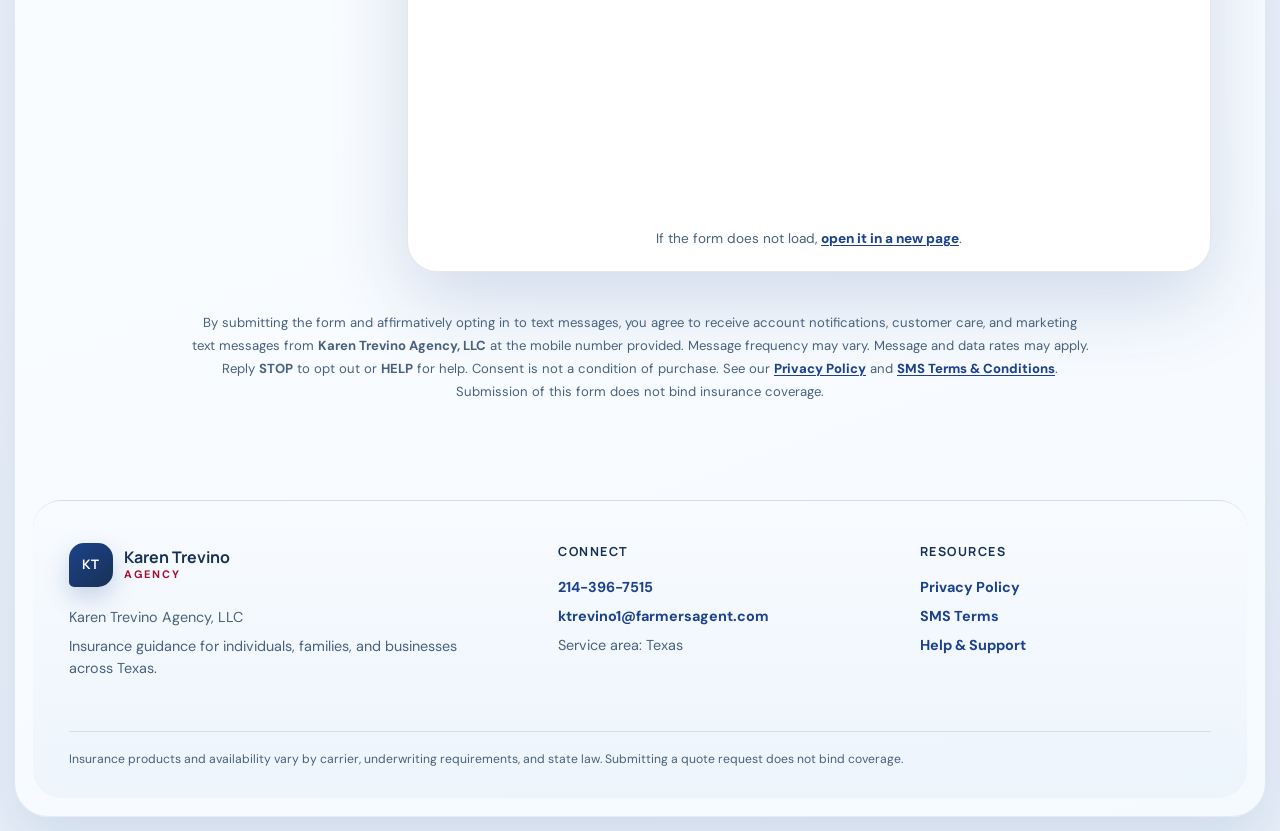
<file: quote.html>
<!DOCTYPE html>
<html lang="en">
<head>
  <meta charset="UTF-8" />
  <meta name="viewport" content="width=device-width, initial-scale=1.0" />
  <title>Request a Quote | Karen Trevino Agency</title>
  <meta name="description" content="Request an insurance quote from Karen Trevino Agency for coverage needs across Texas." />
  <meta name="robots" content="index, follow" />
  <meta name="theme-color" content="#1c428b" />
  <link rel="canonical" href="https://ktagencies.com/quote.html" />
  <meta property="og:type" content="website" />
  <meta property="og:site_name" content="Karen Trevino Agency" />
  <meta property="og:title" content="Request a Quote | Karen Trevino Agency" />
  <meta property="og:description" content="Start a focused conversation about your Texas insurance needs." />
  <meta property="og:url" content="https://ktagencies.com/quote.html" />
  <link rel="preconnect" href="https://fonts.googleapis.com" />
  <link rel="preconnect" href="https://fonts.gstatic.com" crossorigin="anonymous" />
  <link href="https://fonts.googleapis.com/css2?family=DM+Sans:wght@400;500;600;700&amp;family=Manrope:wght@600;700;800&amp;display=swap" rel="stylesheet" />
  <link rel="stylesheet" href="styles.css" />
</head>
<body>
  <div class="site-frame">
    <nav class="site-nav" aria-label="Primary navigation">
      <a class="brand" href="index.html" aria-label="Karen Trevino Agency home">
        <span class="brand-monogram" aria-hidden="true">KT</span>
        <span>Karen Trevino <small>Agency</small></span>
      </a>
      <div class="nav-links">
        <a href="index.html">Home</a>
        <a href="index.html#services">Services</a>
        <a href="privacy-policy.html">Privacy</a>
        <a href="sms-terms.html">SMS Terms</a>
        <a href="help.html">Help &amp; Support</a>
        <a href="quote.html" class="active nav-cta" aria-current="page">Request a Quote</a>
      </div>
    </nav>

    <main>
      <header class="interior-hero quote-hero">
        <div>
          <p class="eyebrow">Your coverage conversation starts here</p>
          <h1>Tell us what you want to protect.</h1>
          <p>
            Complete the secure form below and Karen Trevino Agency will follow up about your Texas insurance needs.
            The more detail you share, the more focused the first conversation can be.
          </p>
        </div>
        <aside class="interior-callout">
          <span class="callout-number">01</span>
          <strong>A quick start</strong>
          <p>Share the essentials now. We will help make sense of the options next.</p>
        </aside>
      </header>

      <section class="quote-layout">
        <div class="quote-prep">
          <p class="eyebrow">Before you begin</p>
          <h2>Helpful details to have nearby</h2>
          <ul class="check-list">
            <li>The type of coverage you are exploring</li>
            <li>Basic property, vehicle, household, or business details</li>
            <li>Your preferred way and time to be contacted</li>
          </ul>
          <p>
            Prefer a direct conversation? Call or text <a href="tel:2143967515">214-396-7515</a> or email
            <a href="mailto:ktrevino1@farmersagent.com">ktrevino1@farmersagent.com</a>.
          </p>
        </div>

        <div class="form-panel">
          <iframe
            src="https://form.jotform.com/262034775776164"
            title="Karen Trevino Agency quote request form"
            loading="lazy"
            allow="geolocation; microphone; camera"
          ></iframe>
          <p class="form-fallback">
            If the form does not load, <a href="https://form.jotform.com/262034775776164">open it in a new page</a>.
          </p>
        </div>

        <p class="form-disclosure">
          By submitting the form and affirmatively opting in to text messages, you agree to receive account
          notifications, customer care, and marketing text messages from <strong>Karen Trevino Agency, LLC</strong> at
          the mobile number provided. Message frequency may vary. Message and data rates may apply. Reply
          <strong>STOP</strong> to opt out or <strong>HELP</strong> for help. Consent is not a condition of purchase.
          See our <a href="privacy-policy.html">Privacy Policy</a> and
          <a href="sms-terms.html">SMS Terms &amp; Conditions</a>. Submission of this form does not bind insurance
          coverage.
        </p>
      </section>
    </main>

    <footer class="site-footer">
      <div class="footer-brand">
        <a class="brand" href="index.html">
          <span class="brand-monogram" aria-hidden="true">KT</span>
          <span>Karen Trevino <small>Agency</small></span>
        </a>
        <p>Karen Trevino Agency, LLC</p>
        <p>Insurance guidance for individuals, families, and businesses across Texas.</p>
      </div>
      <div>
        <h2>Connect</h2>
        <p><a href="tel:2143967515">214-396-7515</a></p>
        <p><a href="mailto:ktrevino1@farmersagent.com">ktrevino1@farmersagent.com</a></p>
        <p>Service area: Texas</p>
      </div>
      <div>
        <h2>Resources</h2>
        <p><a href="privacy-policy.html">Privacy Policy</a></p>
        <p><a href="sms-terms.html">SMS Terms</a></p>
        <p><a href="help.html">Help &amp; Support</a></p>
      </div>
      <p class="footer-fineprint">
        Insurance products and availability vary by carrier, underwriting requirements, and state law. Submitting a
        quote request does not bind coverage.
      </p>
    </footer>
  </div>
</body>
</html>
</file>
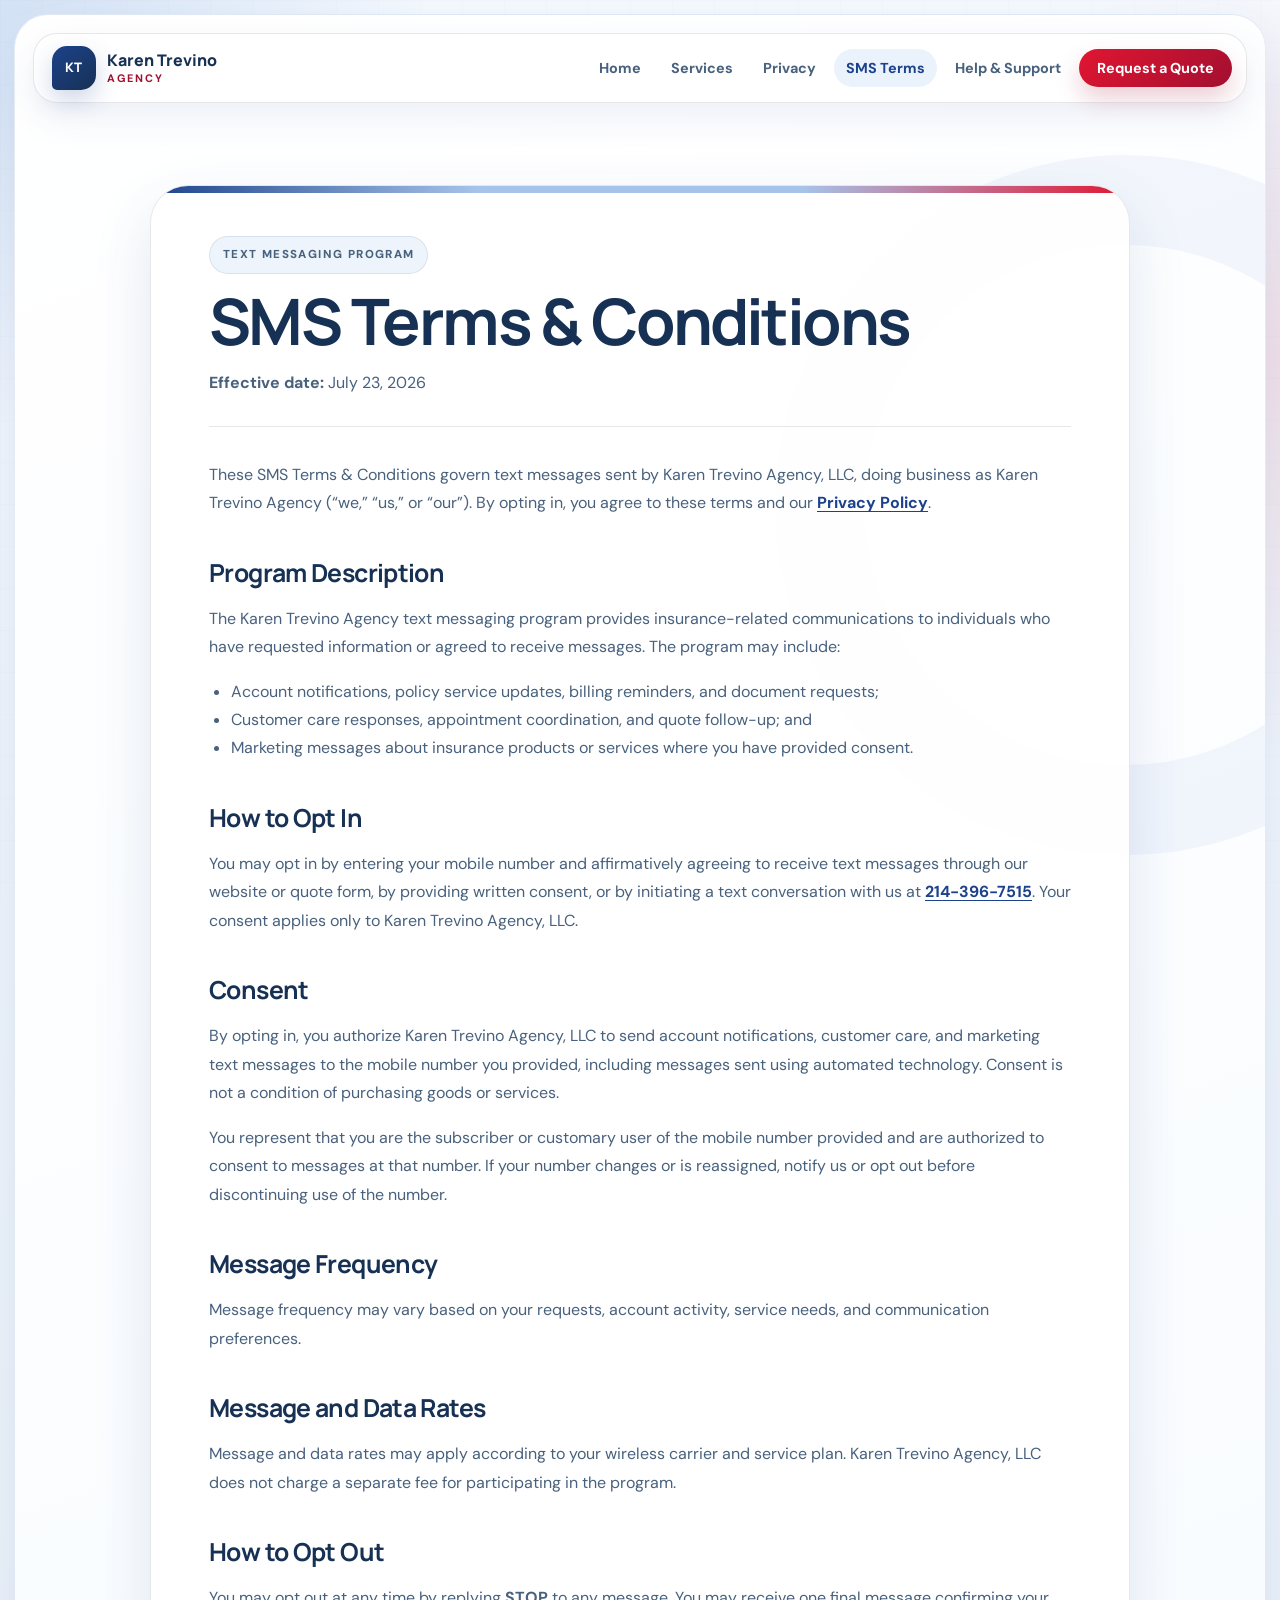
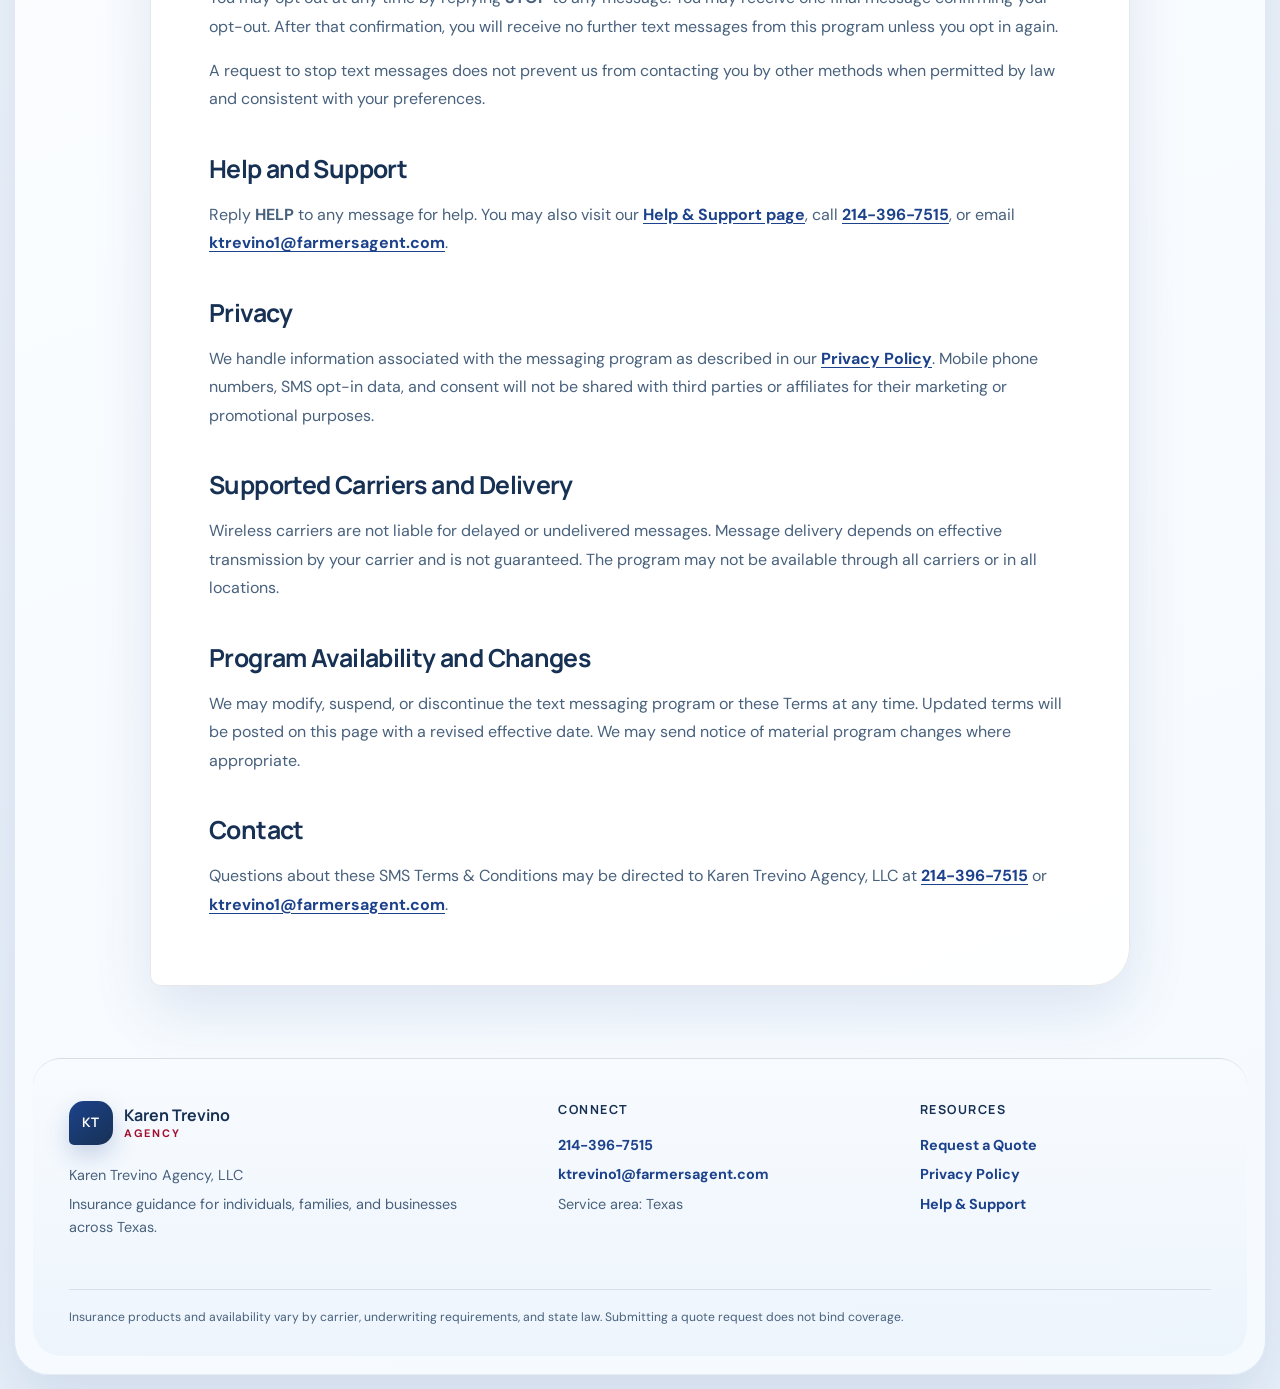
<file: sms-terms.html>
<!DOCTYPE html>
<html lang="en">
<head>
  <meta charset="UTF-8" />
  <meta name="viewport" content="width=device-width, initial-scale=1.0" />
  <title>SMS Terms &amp; Conditions | Karen Trevino Agency</title>
  <meta name="description" content="SMS Terms and Conditions for the Karen Trevino Agency, LLC text messaging program." />
  <meta name="robots" content="index, follow" />
  <meta name="theme-color" content="#1c428b" />
  <link rel="canonical" href="https://ktagencies.com/sms-terms.html" />
  <meta property="og:type" content="website" />
  <meta property="og:site_name" content="Karen Trevino Agency" />
  <meta property="og:title" content="SMS Terms &amp; Conditions | Karen Trevino Agency" />
  <meta property="og:description" content="Terms for the Karen Trevino Agency, LLC text messaging program." />
  <meta property="og:url" content="https://ktagencies.com/sms-terms.html" />
  <link rel="preconnect" href="https://fonts.googleapis.com" />
  <link rel="preconnect" href="https://fonts.gstatic.com" crossorigin="anonymous" />
  <link href="https://fonts.googleapis.com/css2?family=DM+Sans:wght@400;500;600;700&amp;family=Manrope:wght@600;700;800&amp;display=swap" rel="stylesheet" />
  <link rel="stylesheet" href="styles.css" />
</head>
<body>
  <div class="site-frame">
    <nav class="site-nav" aria-label="Primary navigation">
      <a class="brand" href="index.html" aria-label="Karen Trevino Agency home">
        <span class="brand-monogram" aria-hidden="true">KT</span>
        <span>Karen Trevino <small>Agency</small></span>
      </a>
      <div class="nav-links">
        <a href="index.html">Home</a>
        <a href="index.html#services">Services</a>
        <a href="privacy-policy.html">Privacy</a>
        <a href="sms-terms.html" class="active" aria-current="page">SMS Terms</a>
        <a href="help.html">Help &amp; Support</a>
        <a href="quote.html" class="nav-cta">Request a Quote</a>
      </div>
    </nav>

    <main>
      <article class="policy-layout">
        <header class="policy-header">
          <p class="eyebrow">Text messaging program</p>
          <h1>SMS Terms &amp; Conditions</h1>
          <p><strong>Effective date:</strong> July 23, 2026</p>
        </header>

        <p>
          These SMS Terms &amp; Conditions govern text messages sent by Karen Trevino Agency, LLC, doing business as Karen
          Trevino Agency (“we,” “us,” or “our”). By opting in, you agree to these terms and our
          <a href="privacy-policy.html">Privacy Policy</a>.
        </p>

        <h2>Program Description</h2>
        <p>
          The Karen Trevino Agency text messaging program provides insurance-related communications to individuals who
          have requested information or agreed to receive messages. The program may include:
        </p>
        <ul>
          <li>Account notifications, policy service updates, billing reminders, and document requests;</li>
          <li>Customer care responses, appointment coordination, and quote follow-up; and</li>
          <li>Marketing messages about insurance products or services where you have provided consent.</li>
        </ul>

        <h2>How to Opt In</h2>
        <p>
          You may opt in by entering your mobile number and affirmatively agreeing to receive text messages through our
          website or quote form, by providing written consent, or by initiating a text conversation with us at
          <a href="tel:2143967515">214-396-7515</a>. Your consent applies only to Karen Trevino Agency, LLC.
        </p>

        <h2>Consent</h2>
        <p>
          By opting in, you authorize Karen Trevino Agency, LLC to send account notifications, customer care, and
          marketing text messages to the mobile number you provided, including messages sent using automated technology.
          Consent is not a condition of purchasing goods or services.
        </p>
        <p>
          You represent that you are the subscriber or customary user of the mobile number provided and are authorized to
          consent to messages at that number. If your number changes or is reassigned, notify us or opt out before
          discontinuing use of the number.
        </p>

        <h2>Message Frequency</h2>
        <p>
          Message frequency may vary based on your requests, account activity, service needs, and communication
          preferences.
        </p>

        <h2>Message and Data Rates</h2>
        <p>
          Message and data rates may apply according to your wireless carrier and service plan. Karen Trevino Agency,
          LLC does not charge a separate fee for participating in the program.
        </p>

        <h2>How to Opt Out</h2>
        <p>
          You may opt out at any time by replying <strong>STOP</strong> to any message. You may receive one final message
          confirming your opt-out. After that confirmation, you will receive no further text messages from this program
          unless you opt in again.
        </p>
        <p>
          A request to stop text messages does not prevent us from contacting you by other methods when permitted by law
          and consistent with your preferences.
        </p>

        <h2>Help and Support</h2>
        <p>
          Reply <strong>HELP</strong> to any message for help. You may also visit our
          <a href="help.html">Help &amp; Support page</a>, call <a href="tel:2143967515">214-396-7515</a>, or email
          <a href="mailto:ktrevino1@farmersagent.com">ktrevino1@farmersagent.com</a>.
        </p>

        <h2>Privacy</h2>
        <p>
          We handle information associated with the messaging program as described in our
          <a href="privacy-policy.html">Privacy Policy</a>. Mobile phone numbers, SMS opt-in data, and consent will not be
          shared with third parties or affiliates for their marketing or promotional purposes.
        </p>

        <h2>Supported Carriers and Delivery</h2>
        <p>
          Wireless carriers are not liable for delayed or undelivered messages. Message delivery depends on effective
          transmission by your carrier and is not guaranteed. The program may not be available through all carriers or
          in all locations.
        </p>

        <h2>Program Availability and Changes</h2>
        <p>
          We may modify, suspend, or discontinue the text messaging program or these Terms at any time. Updated terms
          will be posted on this page with a revised effective date. We may send notice of material program changes where
          appropriate.
        </p>

        <h2>Contact</h2>
        <p>
          Questions about these SMS Terms &amp; Conditions may be directed to Karen Trevino Agency, LLC at
          <a href="tel:2143967515">214-396-7515</a> or
          <a href="mailto:ktrevino1@farmersagent.com">ktrevino1@farmersagent.com</a>.
        </p>
      </article>
    </main>

    <footer class="site-footer">
      <div class="footer-brand">
        <a class="brand" href="index.html">
          <span class="brand-monogram" aria-hidden="true">KT</span>
          <span>Karen Trevino <small>Agency</small></span>
        </a>
        <p>Karen Trevino Agency, LLC</p>
        <p>Insurance guidance for individuals, families, and businesses across Texas.</p>
      </div>
      <div>
        <h2>Connect</h2>
        <p><a href="tel:2143967515">214-396-7515</a></p>
        <p><a href="mailto:ktrevino1@farmersagent.com">ktrevino1@farmersagent.com</a></p>
        <p>Service area: Texas</p>
      </div>
      <div>
        <h2>Resources</h2>
        <p><a href="quote.html">Request a Quote</a></p>
        <p><a href="privacy-policy.html">Privacy Policy</a></p>
        <p><a href="help.html">Help &amp; Support</a></p>
      </div>
      <p class="footer-fineprint">
        Insurance products and availability vary by carrier, underwriting requirements, and state law. Submitting a
        quote request does not bind coverage.
      </p>
    </footer>
  </div>
</body>
</html>
</file>
<file: styles.css>
:root {
  --ink: #173154;
  --muted: #48617d;
  --forest: #1c428b;
  --forest-dark: #173154;
  --mint: #a6c3e9;
  --mint-pale: #eaf2fb;
  --cream: #eef4fb;
  --paper: #ffffff;
  --coral: #e11631;
  --coral-dark: #a20f30;
  --gold: #a6c3e9;
  --line: rgba(53, 57, 80, 0.12);
  --shadow-soft: 0 24px 60px rgba(28, 66, 139, 0.12);
  --shadow-deep: 0 28px 80px rgba(28, 66, 139, 0.18);
}

* {
  box-sizing: border-box;
}

html {
  scroll-behavior: smooth;
}

body {
  margin: 0;
  color: var(--ink);
  font-family: "DM Sans", sans-serif;
  background:
    radial-gradient(circle at 0% 0%, rgba(166, 195, 233, 0.42), transparent 27rem),
    radial-gradient(circle at 100% 12%, rgba(225, 22, 49, 0.1), transparent 25rem),
    linear-gradient(180deg, #f6faff 0%, #eef4fb 52%, #e8f0f9 100%);
}

body::before {
  content: "";
  position: fixed;
  inset: 0;
  z-index: -1;
  pointer-events: none;
  opacity: 0.35;
  background-image:
    linear-gradient(rgba(28, 66, 139, 0.04) 1px, transparent 1px),
    linear-gradient(90deg, rgba(28, 66, 139, 0.04) 1px, transparent 1px);
  background-size: 42px 42px;
}

a {
  color: var(--forest);
  text-underline-offset: 0.18em;
}

a:focus-visible,
button:focus-visible,
iframe:focus-visible {
  outline: 3px solid var(--gold);
  outline-offset: 4px;
}

.site-frame {
  position: relative;
  width: min(1380px, calc(100% - 28px));
  min-height: calc(100vh - 28px);
  margin: 14px auto;
  padding: 18px;
  overflow: hidden;
  border: 1px solid rgba(28, 66, 139, 0.1);
  border-radius: 34px;
  background: linear-gradient(160deg, rgba(255, 255, 255, 0.98), rgba(245, 250, 255, 0.98));
  box-shadow: var(--shadow-soft);
}

.site-frame::after {
  content: "";
  position: absolute;
  top: 140px;
  right: -210px;
  width: 520px;
  height: 520px;
  border: 90px solid rgba(166, 195, 233, 0.13);
  border-radius: 50%;
  pointer-events: none;
}

.site-nav,
main,
.site-footer {
  position: relative;
  z-index: 1;
}

.site-nav {
  display: flex;
  align-items: center;
  justify-content: space-between;
  gap: 24px;
  padding: 12px 14px 12px 18px;
  border: 1px solid var(--line);
  border-radius: 24px;
  background: rgba(255, 255, 255, 0.9);
  box-shadow: 0 14px 36px rgba(28, 66, 139, 0.08);
  backdrop-filter: blur(18px);
}

.brand {
  display: inline-flex;
  align-items: center;
  gap: 11px;
  color: var(--ink);
  font-family: "Manrope", sans-serif;
  font-weight: 800;
  line-height: 1.05;
  text-decoration: none;
}

.brand small {
  display: block;
  margin-top: 4px;
  color: var(--coral-dark);
  font-family: "DM Sans", sans-serif;
  font-size: 0.68rem;
  font-weight: 700;
  letter-spacing: 0.16em;
  text-transform: uppercase;
}

.brand-monogram {
  display: grid;
  width: 44px;
  height: 44px;
  place-items: center;
  flex: 0 0 auto;
  border-radius: 15px 15px 15px 5px;
  color: white;
  background: linear-gradient(140deg, var(--forest), var(--forest-dark));
  box-shadow: 0 10px 24px rgba(28, 66, 139, 0.22);
  font-size: 0.82rem;
  letter-spacing: 0.04em;
}

.nav-links {
  display: flex;
  align-items: center;
  justify-content: flex-end;
  flex-wrap: wrap;
  gap: 6px;
}

.nav-links a {
  padding: 10px 12px;
  border-radius: 999px;
  color: var(--muted);
  font-size: 0.9rem;
  font-weight: 700;
  text-decoration: none;
}

.nav-links a:hover,
.nav-links a.active {
  color: var(--forest);
  background: var(--mint-pale);
}

.nav-links a.nav-cta {
  padding-right: 18px;
  padding-left: 18px;
  color: white;
  background: linear-gradient(135deg, var(--coral), var(--coral-dark));
  box-shadow: 0 12px 24px rgba(162, 15, 48, 0.2);
}

.nav-links a.nav-cta:hover,
.nav-links a.nav-cta.active {
  color: white;
  background: linear-gradient(135deg, #c8132d, #a20f30);
}

h1,
h2,
h3 {
  margin-top: 0;
  font-family: "Manrope", sans-serif;
  letter-spacing: -0.04em;
}

p {
  color: var(--muted);
  line-height: 1.75;
}

.eyebrow {
  display: inline-flex;
  width: fit-content;
  margin: 0 0 16px;
  padding: 8px 13px;
  border: 1px solid rgba(28, 66, 139, 0.1);
  border-radius: 999px;
  color: var(--forest);
  background: rgba(234, 242, 251, 0.82);
  font-size: 0.72rem;
  font-weight: 800;
  letter-spacing: 0.12em;
  text-transform: uppercase;
}

.hero {
  display: grid;
  grid-template-columns: minmax(0, 1.08fr) minmax(390px, 0.92fr);
  gap: 48px;
  align-items: center;
  min-height: 690px;
  padding: 82px 36px 62px;
}

.hero h1 {
  max-width: 10.5ch;
  margin-bottom: 24px;
  font-size: clamp(3.5rem, 6.6vw, 6.6rem);
  line-height: 0.92;
}

.hero-lead {
  max-width: 680px;
  margin: 0;
  font-size: 1.09rem;
}

.button-row,
.cta-actions {
  display: flex;
  flex-wrap: wrap;
  gap: 12px;
  margin-top: 30px;
}

.button {
  display: inline-flex;
  min-width: 176px;
  align-items: center;
  justify-content: center;
  padding: 15px 22px;
  border-radius: 999px;
  font-weight: 800;
  text-decoration: none;
  transition: transform 180ms ease, box-shadow 180ms ease;
}

.button:hover {
  transform: translateY(-2px);
}

.button-primary {
  color: white;
  background: linear-gradient(135deg, var(--coral), var(--coral-dark));
  box-shadow: 0 18px 34px rgba(162, 15, 48, 0.24);
}

.button-secondary {
  color: var(--forest);
  border: 1px solid rgba(28, 66, 139, 0.18);
  background: rgba(255, 255, 255, 0.96);
  box-shadow: 0 14px 28px rgba(28, 66, 139, 0.08);
}

.button-light {
  color: var(--forest-dark);
  background: var(--paper);
  box-shadow: 0 16px 30px rgba(17, 25, 40, 0.18);
}

.button-ghost {
  color: white;
  border: 1px solid rgba(255, 255, 255, 0.45);
  background: rgba(255, 255, 255, 0.1);
}

.trust-list {
  display: flex;
  flex-wrap: wrap;
  gap: 10px 24px;
  margin: 24px 0 0;
  padding: 0;
  color: var(--forest);
  list-style: none;
  font-size: 0.9rem;
  font-weight: 700;
}

.trust-list li::before {
  content: "";
  display: inline-block;
  width: 7px;
  height: 7px;
  margin-right: 8px;
  border-radius: 50%;
  background: var(--coral);
  box-shadow: 0 0 0 4px rgba(225, 22, 49, 0.12);
}

.hero-visual {
  position: relative;
  min-height: 530px;
}

.hero-orbit {
  position: absolute;
  border-radius: 50%;
  pointer-events: none;
}

.orbit-one {
  top: 15px;
  right: 20px;
  width: 410px;
  height: 410px;
  border: 70px solid rgba(166, 195, 233, 0.32);
}

.orbit-two {
  bottom: 10px;
  left: 40px;
  width: 250px;
  height: 250px;
  border: 38px solid rgba(225, 22, 49, 0.12);
}

.feature-panel {
  position: absolute;
  top: 66px;
  right: 32px;
  width: min(100%, 430px);
  padding: 38px;
  transform: rotate(2.2deg);
  border: 1px solid rgba(255, 255, 255, 0.18);
  border-radius: 36px 36px 36px 10px;
  color: white;
  background:
    radial-gradient(circle at top right, rgba(166, 195, 233, 0.26), transparent 36%),
    linear-gradient(145deg, var(--forest), var(--forest-dark));
  box-shadow: var(--shadow-deep);
}

.feature-panel h2 {
  max-width: 9ch;
  margin-bottom: 18px;
  font-size: clamp(2.5rem, 4.4vw, 4.3rem);
  line-height: 0.96;
}

.feature-panel p {
  color: rgba(255, 255, 255, 0.78);
}

.panel-kicker {
  margin: 0 0 18px;
  color: var(--mint) !important;
  font-size: 0.74rem;
  font-weight: 800;
  letter-spacing: 0.12em;
  text-transform: uppercase;
}

.coverage-pills {
  display: flex;
  flex-wrap: wrap;
  gap: 8px;
  margin-top: 24px;
}

.coverage-pills span {
  padding: 8px 12px;
  border: 1px solid rgba(255, 255, 255, 0.18);
  border-radius: 999px;
  background: rgba(255, 255, 255, 0.08);
  font-size: 0.82rem;
  font-weight: 700;
}

.floating-note {
  position: absolute;
  display: flex;
  flex-direction: column;
  max-width: 230px;
  padding: 16px 20px;
  border: 1px solid var(--line);
  border-radius: 20px;
  background: rgba(255, 255, 255, 0.94);
  box-shadow: var(--shadow-soft);
  backdrop-filter: blur(14px);
}

.floating-note strong {
  margin-bottom: 3px;
  color: var(--forest);
}

.floating-note span {
  color: var(--muted);
  font-size: 0.82rem;
}

.note-top {
  top: 18px;
  left: 3px;
  transform: rotate(-4deg);
}

.note-bottom {
  right: 0;
  bottom: 24px;
  transform: rotate(3deg);
}

.value-strip {
  display: grid;
  grid-template-columns: repeat(3, minmax(0, 1fr));
  margin: 0 20px;
  overflow: hidden;
  border: 1px solid var(--line);
  border-radius: 26px;
  background: rgba(255, 255, 255, 0.82);
  box-shadow: 0 15px 35px rgba(28, 66, 139, 0.07);
}

.value-strip article {
  display: grid;
  grid-template-columns: auto 1fr;
  gap: 14px;
  align-items: center;
  padding: 26px;
}

.value-strip article + article {
  border-left: 1px solid var(--line);
}

.value-strip strong {
  color: var(--coral-dark);
  font-family: "Manrope", sans-serif;
  font-size: 1.35rem;
}

.value-strip span {
  color: var(--muted);
  font-size: 0.92rem;
  line-height: 1.5;
}

.section-space {
  margin-top: 94px;
}

.intro-section,
.process-section,
.services-section,
.quote-layout,
.support-grid {
  padding-right: 36px;
  padding-left: 36px;
}

.section-heading {
  margin-bottom: 34px;
}

.section-heading h2,
.services-intro h2,
.quote-prep h2,
.support-card h2 {
  max-width: 13ch;
  margin-bottom: 0;
  font-size: clamp(2.3rem, 4vw, 4rem);
  line-height: 1;
}

.centered {
  text-align: center;
}

.centered .eyebrow {
  margin-right: auto;
  margin-left: auto;
}

.centered h2 {
  margin-right: auto;
  margin-left: auto;
}

.intro-grid {
  display: grid;
  grid-template-columns: minmax(0, 1.12fr) minmax(300px, 0.88fr);
  gap: 50px;
  align-items: start;
}

.intro-copy {
  max-width: 730px;
}

.intro-copy p {
  margin-top: 0;
  font-size: 1.08rem;
}

.quote-card {
  position: relative;
  padding: 36px;
  overflow: hidden;
  border: 1px solid rgba(28, 66, 139, 0.1);
  border-radius: 30px 30px 30px 8px;
  background: linear-gradient(145deg, var(--mint-pale), rgba(255, 255, 255, 0.95));
  box-shadow: var(--shadow-soft);
}

.quote-card p {
  position: relative;
  margin-top: 14px;
  color: var(--ink);
  font-family: "Manrope", sans-serif;
  font-size: 1.35rem;
  font-weight: 700;
  line-height: 1.4;
}

.quote-card strong {
  color: var(--coral-dark);
}

.quote-mark {
  position: absolute;
  top: -18px;
  right: 22px;
  color: rgba(28, 66, 139, 0.09);
  font-family: Georgia, serif;
  font-size: 9rem;
}

.process-section {
  padding-top: 70px;
  padding-bottom: 72px;
  border: 1px solid rgba(28, 66, 139, 0.08);
  border-radius: 42px;
  background:
    radial-gradient(circle at top left, rgba(166, 195, 233, 0.28), transparent 24rem),
    linear-gradient(145deg, rgba(241, 247, 255, 0.96), rgba(232, 240, 249, 0.98));
}

.process-grid {
  display: grid;
  grid-template-columns: repeat(3, minmax(0, 1fr));
  gap: 18px;
}

.process-grid article {
  padding: 28px;
  border: 1px solid rgba(28, 66, 139, 0.09);
  border-radius: 26px;
  background: rgba(255, 255, 255, 0.82);
  box-shadow: 0 12px 28px rgba(28, 66, 139, 0.05);
}

.step-number,
.service-index,
.support-label {
  color: var(--coral-dark);
  font-size: 0.74rem;
  font-weight: 800;
  letter-spacing: 0.12em;
  text-transform: uppercase;
}

.process-grid h3 {
  margin: 26px 0 10px;
  font-size: 1.42rem;
}

.process-grid p {
  margin-bottom: 0;
}

.services-section {
  display: grid;
  grid-template-columns: minmax(270px, 0.72fr) minmax(0, 1.28fr);
  gap: 50px;
  align-items: start;
}

.services-intro {
  position: sticky;
  top: 28px;
}

.services-intro p {
  max-width: 40ch;
}

.text-link {
  display: inline-flex;
  gap: 8px;
  align-items: center;
  margin-top: 10px;
  color: var(--forest);
  font-weight: 800;
  text-decoration: none;
}

.text-link span {
  color: var(--coral);
  font-size: 1.2rem;
  transition: transform 180ms ease;
}

.text-link:hover span {
  transform: translateX(4px);
}

.services-grid {
  display: grid;
  grid-template-columns: repeat(2, minmax(0, 1fr));
  gap: 16px;
}

.service-card {
  position: relative;
  min-height: 225px;
  padding: 28px;
  overflow: hidden;
  border: 1px solid rgba(28, 66, 139, 0.09);
  border-radius: 28px 28px 28px 8px;
  background: rgba(255, 255, 255, 0.9);
  box-shadow: 0 16px 35px rgba(28, 66, 139, 0.07);
}

.service-card::after {
  content: "";
  position: absolute;
  right: -28px;
  bottom: -28px;
  width: 86px;
  height: 86px;
  border: 18px solid rgba(166, 195, 233, 0.22);
  border-radius: 50%;
}

.service-card.featured {
  grid-column: 1 / -1;
  min-height: auto;
  color: white;
  background:
    radial-gradient(circle at 90% 20%, rgba(166, 195, 233, 0.25), transparent 16rem),
    linear-gradient(135deg, var(--forest), var(--forest-dark));
}

.service-card.featured .service-index,
.service-card.featured h3 {
  color: white;
}

.service-card.featured p {
  color: rgba(255, 255, 255, 0.76);
}

.service-card h3 {
  margin: 28px 0 10px;
  font-size: 1.5rem;
}

.service-card p {
  position: relative;
  z-index: 1;
  margin: 0;
}

.cta-section {
  display: grid;
  grid-template-columns: minmax(0, 1fr) auto;
  gap: 28px 54px;
  align-items: center;
  margin: 94px 20px 30px;
  padding: 48px;
  border-radius: 38px 38px 38px 10px;
  color: white;
  background:
    radial-gradient(circle at top right, rgba(255, 255, 255, 0.12), transparent 22rem),
    linear-gradient(135deg, var(--forest) 0%, #2452a0 54%, var(--coral-dark) 100%);
  box-shadow: var(--shadow-deep);
}

.cta-section .eyebrow {
  color: var(--mint-pale);
  border-color: rgba(255, 255, 255, 0.12);
  background: rgba(255, 255, 255, 0.08);
}

.cta-section h2 {
  max-width: 11ch;
  margin-bottom: 12px;
  font-size: clamp(2.7rem, 4.7vw, 5rem);
  line-height: 0.96;
}

.cta-section p,
.cta-section a {
  color: white;
}

.cta-section > div:first-child p:last-child {
  max-width: 620px;
  color: rgba(255, 255, 255, 0.74);
}

.cta-actions {
  flex-direction: column;
  margin-top: 0;
}

.consent-note {
  grid-column: 1 / -1;
  margin: 0;
  padding-top: 22px;
  border-top: 1px solid rgba(255, 255, 255, 0.15);
  color: rgba(255, 255, 255, 0.7) !important;
  font-size: 0.82rem;
}

.consent-note a {
  font-weight: 800;
}

.interior-hero {
  display: grid;
  grid-template-columns: minmax(0, 1fr) 330px;
  gap: 54px;
  align-items: center;
  padding: 84px 58px 64px;
}

.interior-hero h1 {
  max-width: 12ch;
  margin-bottom: 20px;
  font-size: clamp(3rem, 5.8vw, 6rem);
  line-height: 0.95;
}

.interior-hero > div > p:last-child {
  max-width: 700px;
  font-size: 1.06rem;
}

.interior-callout {
  padding: 30px;
  border: 1px solid rgba(28, 66, 139, 0.1);
  border-radius: 30px 30px 30px 8px;
  background: linear-gradient(145deg, var(--mint-pale), var(--paper));
  box-shadow: var(--shadow-soft);
}

.callout-number {
  display: grid;
  width: 58px;
  height: 58px;
  margin-bottom: 28px;
  place-items: center;
  border-radius: 18px 18px 18px 5px;
  color: white;
  background: var(--forest);
  font-family: "Manrope", sans-serif;
  font-weight: 800;
}

.interior-callout strong {
  font-family: "Manrope", sans-serif;
  font-size: 1.35rem;
}

.interior-callout p {
  margin-bottom: 0;
}

.quote-layout {
  display: grid;
  grid-template-columns: 310px minmax(0, 1fr);
  gap: 28px;
  align-items: start;
  padding-bottom: 24px;
}

.quote-prep {
  position: sticky;
  top: 28px;
  padding: 30px;
  border: 1px solid var(--line);
  border-radius: 28px;
  background: rgba(255, 255, 255, 0.85);
  box-shadow: var(--shadow-soft);
}

.quote-prep h2 {
  font-size: 2rem;
}

.quote-prep a {
  font-weight: 700;
}

.check-list {
  margin: 24px 0;
  padding: 0;
  list-style: none;
}

.check-list li {
  position: relative;
  margin: 12px 0;
  padding-left: 30px;
  color: var(--muted);
  line-height: 1.55;
}

.check-list li::before {
  content: "✓";
  position: absolute;
  left: 0;
  top: 1px;
  display: grid;
  width: 20px;
  height: 20px;
  place-items: center;
  border-radius: 50%;
  color: white;
  background: var(--forest);
  font-size: 0.72rem;
  font-weight: 800;
}

.form-panel {
  overflow: hidden;
  border: 1px solid var(--line);
  border-radius: 30px;
  background: var(--paper);
  box-shadow: var(--shadow-deep);
}

.form-panel iframe {
  display: block;
  width: 100%;
  height: 1240px;
  border: 0;
}

.form-fallback {
  margin: 0;
  padding: 14px 20px 20px;
  text-align: center;
  font-size: 0.85rem;
}

.form-fallback a,
.form-disclosure a {
  font-weight: 800;
}

.form-disclosure {
  grid-column: 1 / -1;
  max-width: 900px;
  margin: 12px auto 0;
  text-align: center;
  font-size: 0.82rem;
}

.policy-layout {
  position: relative;
  max-width: 980px;
  margin: 82px auto 20px;
  padding: 50px 58px;
  overflow: hidden;
  border: 1px solid var(--line);
  border-radius: 38px 38px 38px 10px;
  background: rgba(255, 255, 255, 0.9);
  box-shadow: var(--shadow-soft);
}

.policy-layout::before {
  content: "";
  position: absolute;
  top: 0;
  right: 0;
  left: 0;
  height: 7px;
  background: linear-gradient(90deg, var(--forest), var(--mint), var(--gold), var(--coral));
}

.policy-header {
  margin-bottom: 34px;
  padding-bottom: 28px;
  border-bottom: 1px solid var(--line);
}

.policy-header h1 {
  margin-bottom: 14px;
  font-size: clamp(3rem, 5vw, 5.2rem);
  line-height: 0.98;
}

.policy-header p:last-child {
  margin-bottom: 0;
}

.policy-layout h2 {
  margin: 38px 0 10px;
  color: var(--forest-dark);
  font-size: 1.55rem;
  letter-spacing: -0.025em;
}

.policy-layout p,
.policy-layout li {
  color: var(--muted);
  line-height: 1.78;
}

.policy-layout ul {
  padding-left: 22px;
}

.policy-layout a {
  font-weight: 700;
}

.policy-highlight {
  padding: 22px;
  border-left: 5px solid var(--coral);
  border-radius: 0 18px 18px 0;
  background: var(--mint-pale);
}

.support-grid {
  display: grid;
  grid-template-columns: repeat(2, minmax(0, 1fr));
  gap: 18px;
  padding-bottom: 24px;
}

.support-card {
  padding: 34px;
  border: 1px solid var(--line);
  border-radius: 30px 30px 30px 8px;
  background: rgba(255, 255, 255, 0.88);
  box-shadow: var(--shadow-soft);
}

.support-card h2 {
  margin-top: 18px;
  font-size: 2rem;
}

.support-card a {
  font-weight: 700;
}

.primary-support {
  grid-row: span 2;
  color: white;
  background:
    radial-gradient(circle at top right, rgba(166, 195, 233, 0.22), transparent 18rem),
    linear-gradient(145deg, var(--forest), var(--forest-dark));
}

.primary-support h2 {
  color: white;
  font-size: clamp(2.4rem, 4vw, 3.8rem);
}

.primary-support p,
.primary-support dt,
.primary-support dd,
.primary-support a {
  color: white;
}

.primary-support .eyebrow {
  color: var(--mint-pale);
  border-color: rgba(255, 255, 255, 0.12);
  background: rgba(255, 255, 255, 0.08);
}

.contact-list {
  margin: 28px 0 34px;
}

.contact-list div {
  padding: 16px 0;
  border-bottom: 1px solid rgba(255, 255, 255, 0.14);
}

.contact-list dt {
  margin-bottom: 5px;
  color: rgba(255, 255, 255, 0.58);
  font-size: 0.73rem;
  font-weight: 800;
  letter-spacing: 0.12em;
  text-transform: uppercase;
}

.contact-list dd {
  margin: 0;
  font-size: 1.05rem;
}

.site-footer {
  display: grid;
  grid-template-columns: 1.25fr 0.9fr 0.8fr;
  gap: 34px;
  margin-top: 72px;
  padding: 42px 36px 22px;
  border-top: 1px solid var(--line);
  border-radius: 28px;
  background: linear-gradient(180deg, rgba(248, 251, 255, 0.72), rgba(233, 242, 251, 0.72));
}

.site-footer h2 {
  margin-bottom: 16px;
  color: var(--forest-dark);
  font-size: 0.78rem;
  letter-spacing: 0.12em;
  text-transform: uppercase;
}

.site-footer p {
  margin: 7px 0;
  font-size: 0.9rem;
  line-height: 1.55;
}

.site-footer a {
  font-weight: 700;
  text-decoration: none;
}

.site-footer a:hover {
  text-decoration: underline;
}

.footer-brand > p {
  max-width: 410px;
}

.footer-brand .brand {
  margin-bottom: 12px;
}

.footer-fineprint {
  grid-column: 1 / -1;
  margin-top: 10px !important;
  padding-top: 18px;
  border-top: 1px solid var(--line);
  font-size: 0.76rem !important;
}

@media (max-width: 1050px) {
  .hero,
  .services-section,
  .interior-hero,
  .quote-layout {
    grid-template-columns: 1fr;
  }

  .hero {
    padding-top: 64px;
  }

  .hero h1 {
    max-width: 12ch;
  }

  .hero-visual {
    width: min(100%, 650px);
    margin: 0 auto;
  }

  .services-intro,
  .quote-prep {
    position: static;
  }

  .services-intro p {
    max-width: 680px;
  }

  .interior-callout {
    max-width: 520px;
  }

  .quote-prep {
    display: grid;
    grid-template-columns: 1fr 1fr;
    gap: 10px 30px;
  }

  .quote-prep .eyebrow,
  .quote-prep h2 {
    grid-column: 1 / -1;
  }

  .form-disclosure {
    grid-column: auto;
  }
}

@media (max-width: 820px) {
  .site-nav {
    align-items: stretch;
    flex-direction: column;
  }

  .nav-links {
    justify-content: flex-start;
  }

  .value-strip,
  .intro-grid,
  .process-grid,
  .services-grid,
  .support-grid,
  .site-footer {
    grid-template-columns: 1fr;
  }

  .value-strip article + article {
    border-top: 1px solid var(--line);
    border-left: 0;
  }

  .service-card.featured,
  .primary-support,
  .footer-fineprint {
    grid-column: auto;
    grid-row: auto;
  }

  .cta-section {
    grid-template-columns: 1fr;
  }

  .cta-actions {
    align-items: flex-start;
  }

  .consent-note {
    grid-column: auto;
  }
}

@media (max-width: 620px) {
  .site-frame {
    width: calc(100% - 10px);
    margin: 5px auto;
    padding: 9px;
    border-radius: 22px;
  }

  .site-nav {
    padding: 12px;
    border-radius: 18px;
  }

  .nav-links a {
    padding: 8px 10px;
    font-size: 0.82rem;
  }

  .nav-links a.nav-cta {
    padding-right: 13px;
    padding-left: 13px;
  }

  .hero,
  .interior-hero {
    padding: 48px 14px 40px;
  }

  .hero h1 {
    font-size: clamp(3rem, 15vw, 4.6rem);
  }

  .hero-visual {
    min-height: auto;
  }

  .hero-orbit {
    display: none;
  }

  .feature-panel,
  .floating-note {
    position: relative;
    top: auto;
    right: auto;
    bottom: auto;
    left: auto;
    width: 100%;
    max-width: none;
    margin-bottom: 14px;
    transform: none;
  }

  .feature-panel {
    padding: 30px;
  }

  .value-strip {
    margin-right: 6px;
    margin-left: 6px;
  }

  .intro-section,
  .process-section,
  .services-section,
  .quote-layout,
  .support-grid {
    padding-right: 14px;
    padding-left: 14px;
  }

  .process-section {
    padding-top: 52px;
    padding-bottom: 52px;
    border-radius: 28px;
  }

  .section-space {
    margin-top: 72px;
  }

  .quote-card,
  .service-card,
  .support-card,
  .quote-prep {
    padding: 25px;
  }

  .cta-section {
    margin: 72px 6px 20px;
    padding: 32px 24px;
    border-radius: 30px 30px 30px 8px;
  }

  .interior-hero {
    gap: 26px;
  }

  .interior-hero h1 {
    font-size: clamp(3rem, 14vw, 4.8rem);
  }

  .quote-prep {
    display: block;
  }

  .form-panel iframe {
    height: 1380px;
  }

  .policy-layout {
    margin-top: 54px;
    padding: 36px 22px;
    border-radius: 28px 28px 28px 8px;
  }

  .policy-header h1 {
    font-size: 3rem;
  }

  .site-footer {
    margin-top: 54px;
    padding: 34px 20px 18px;
  }
}

@media (prefers-reduced-motion: reduce) {
  html {
    scroll-behavior: auto;
  }

  .button,
  .text-link span {
    transition: none;
  }
}
</file>
